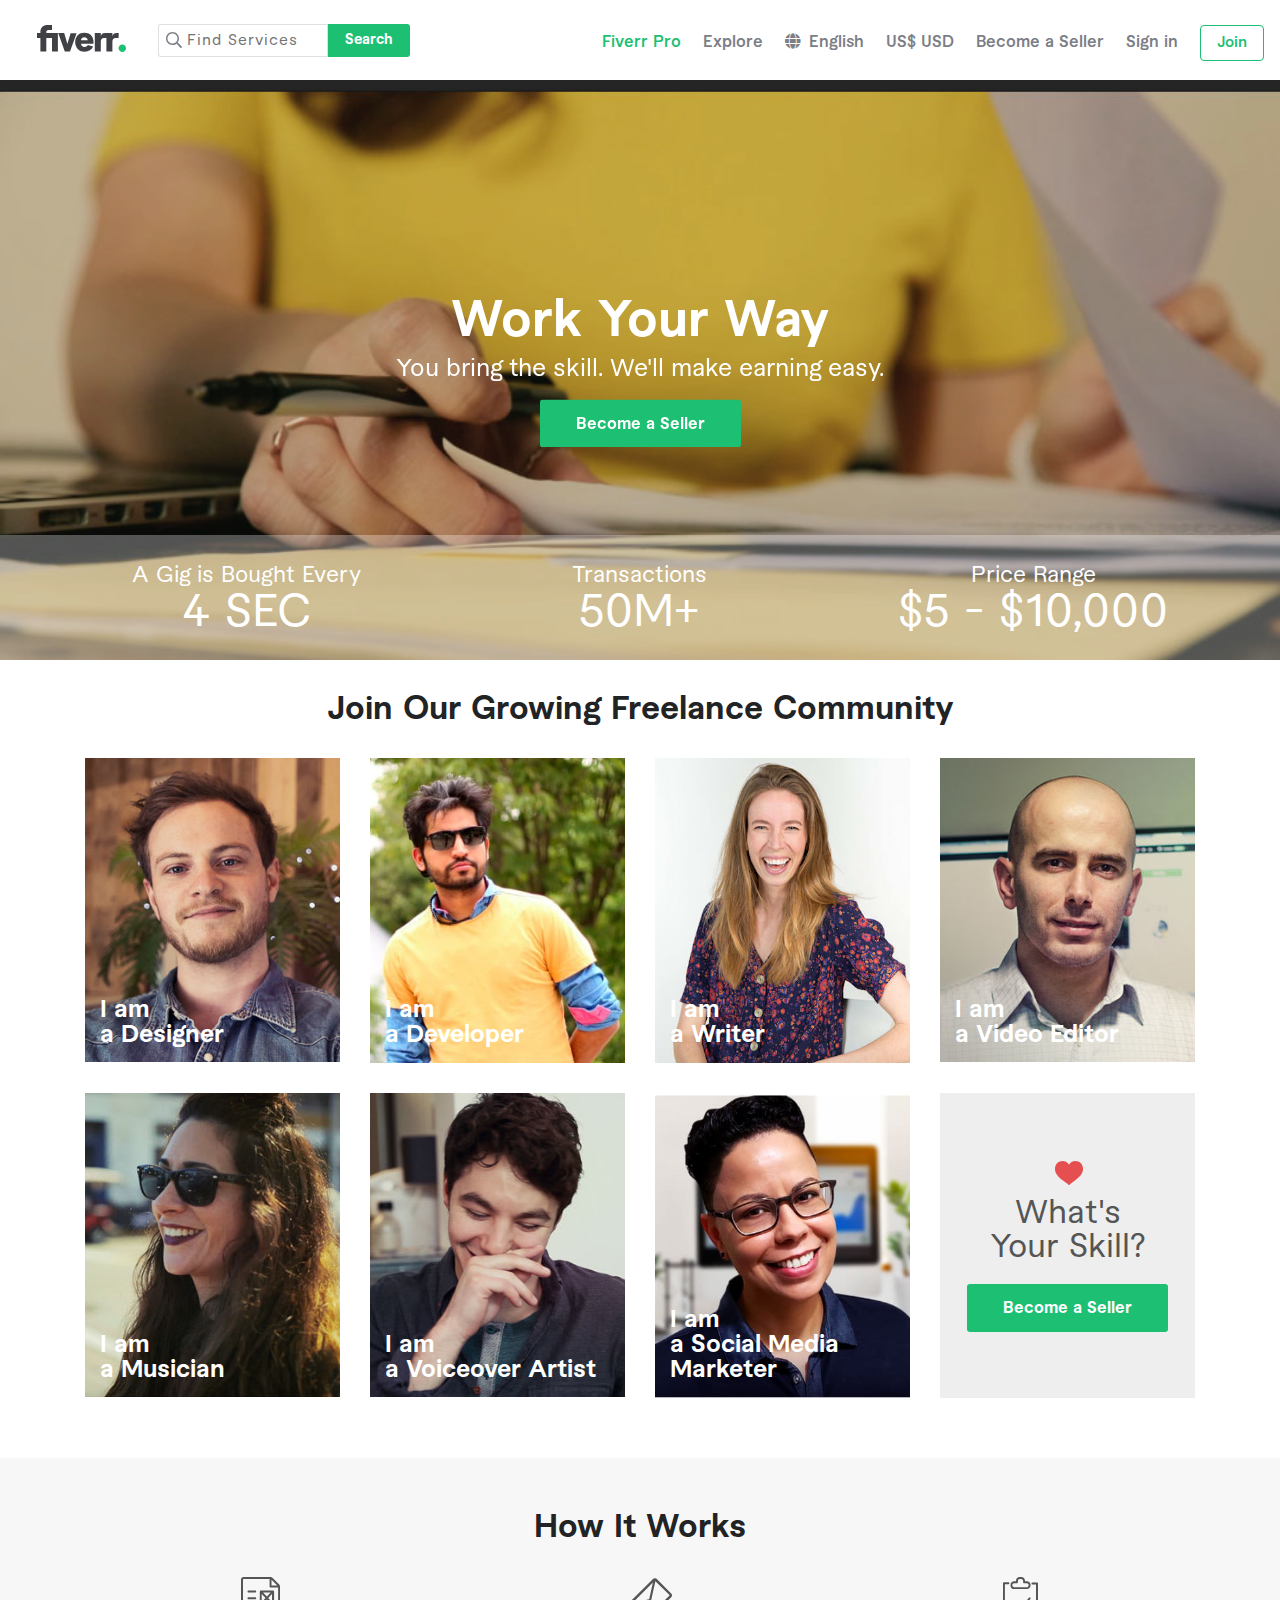
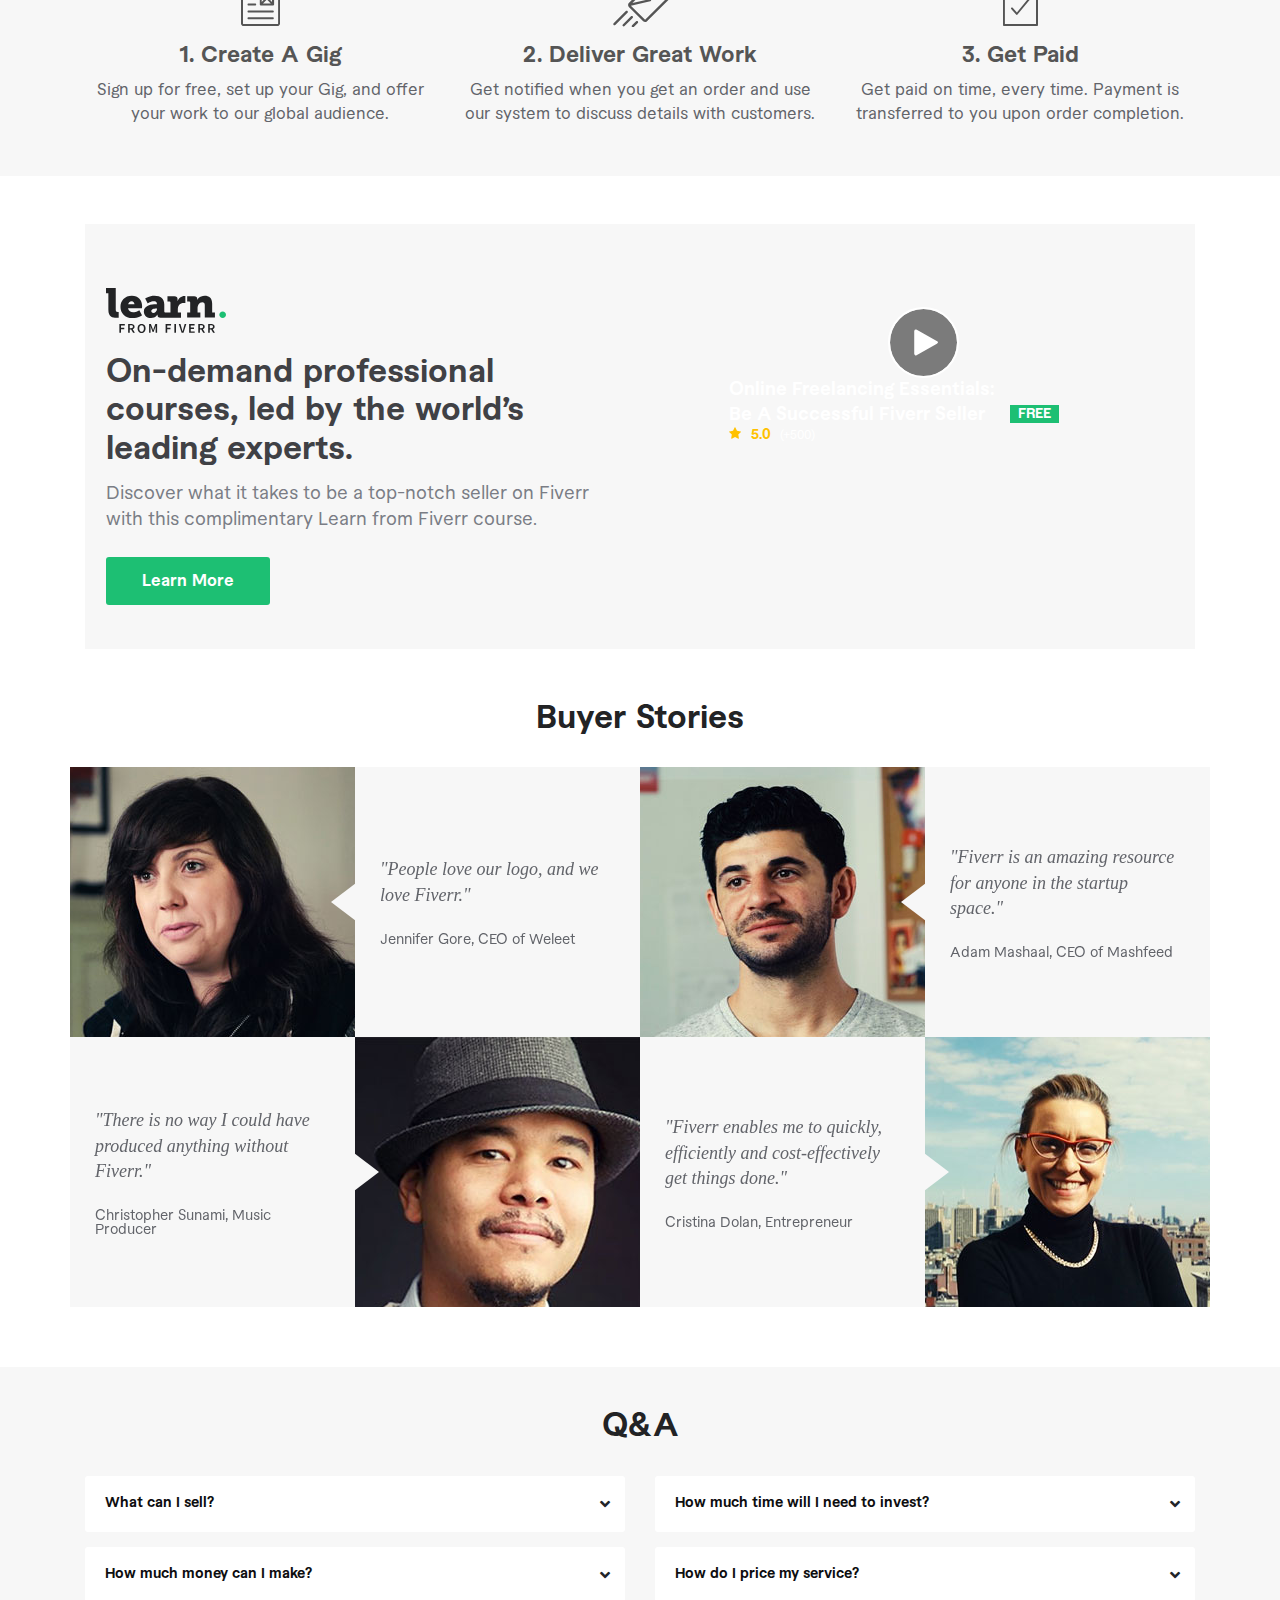
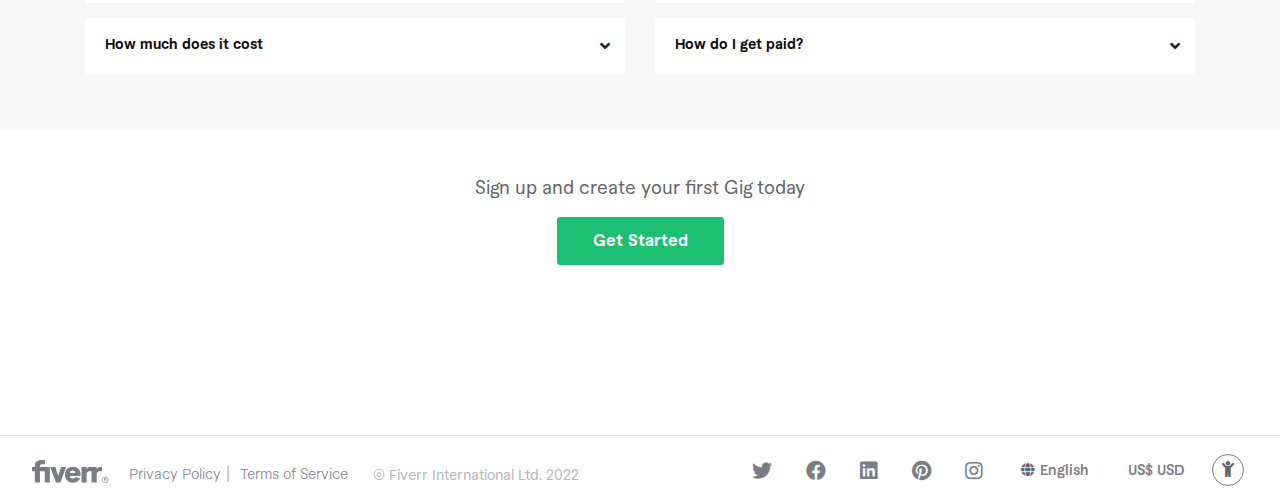
<file: start_selling.html>
<!DOCTYPE html>
<html lang="en">
  <head>
    <title>Fiverr - Freelance Services Marketplace for Businesses</title>
    <!-- Required meta tags -->
    <meta charset="utf-8" />
    <meta
      name="viewport"
      content="width=device-width, initial-scale=1, shrink-to-fit=no"
    />
    <!-- Favicon -->
    <link rel="shortcut icon" href="./images/favicon.ico" />

    <!-- Font Awesome 5  -->
    <link
      rel="stylesheet"
      href="https://cdnjs.cloudflare.com/ajax/libs/font-awesome/5.15.4/css/all.min.css"
    />

    <!-- Line Awesome  -->
    <link
      rel="stylesheet"
      href="https://maxst.icons8.com/vue-static/landings/line-awesome/line-awesome/1.3.0/css/line-awesome.min.css"
    />

    <!-- Animate  -->
    <link
      rel="stylesheet"
      href="https://cdnjs.cloudflare.com/ajax/libs/animate.css/4.1.1/animate.min.css"
    />

    <!-- Wow Js -->
    <link rel="stylesheet" href="./libs/WOW/css/libs/animate.css" />

    <!-- Slick  -->
    <link rel="stylesheet" href="./libs/Slick/slick.css" />
    <link rel="stylesheet" href="./libs/Slick/slick-theme.css" />

    <!-- Bootstrap CSS -->
    <link
      rel="stylesheet"
      href="https://stackpath.bootstrapcdn.com/bootstrap/4.3.1/css/bootstrap.min.css"
    />

    <!-- Custom CSS  -->
    <link rel="stylesheet" href="./css/style.css" />
  </head>

  <body>
    <div class="wrapper--selling">
      <div id="main-header">
        <header class="header__transparent" id="headerArea">
          <div class="header__container wrapper--index section--index">
            <div class="header__content d-flex align-items-center">
              <a
                onclick="toggleButton()"
                class="trigger-menu-icon"
                id="menu-toggle"
              >
                <span class="fas fa-bars"></span>
              </a>
              <a class="main-logo" href="#">
                <svg
                  width="89"
                  height="27"
                  viewBox="0 0 89 27"
                  fill="none"
                  xmlns="http://www.w3.org/2000/svg"
                  style=""
                >
                  <g fill="#404145" class="first-path">
                    <path
                      d="m81.6 13.1h-3.1c-2 0-3.1 1.5-3.1 4.1v9.3h-6v-13.4h-2.5c-2 0-3.1 1.5-3.1 4.1v9.3h-6v-18.4h6v2.8c1-2.2 2.3-2.8 4.3-2.8h7.3v2.8c1-2.2 2.3-2.8 4.3-2.8h2zm-25.2 5.6h-12.4c.3 2.1 1.6 3.2 3.7 3.2 1.6 0 2.7-.7 3.1-1.8l5.3 1.5c-1.3 3.2-4.5 5.1-8.4 5.1-6.5 0-9.5-5.1-9.5-9.5 0-4.3 2.6-9.4 9.1-9.4 6.9 0 9.2 5.2 9.2 9.1 0 .9 0 1.4-.1 1.8zm-5.7-3.5c-.1-1.6-1.3-3-3.3-3-1.9 0-3 .8-3.4 3zm-22.9 11.3h5.2l6.6-18.3h-6l-3.2 10.7-3.2-10.8h-6zm-24.4 0h5.9v-13.4h5.7v13.4h5.9v-18.4h-11.6v-1.1c0-1.2.9-2 2.2-2h3.5v-5h-4.4c-4.3 0-7.2 2.7-7.2 6.6v1.5h-3.4v5h3.4z"
                    ></path>
                  </g>
                  <g fill="#1dbf73">
                    <path
                      d="m85.3 27c2 0 3.7-1.7 3.7-3.7s-1.7-3.7-3.7-3.7-3.7 1.7-3.7 3.7 1.7 3.7 3.7 3.7z"
                    ></path>
                  </g>
                </svg>
              </a>
              <div id="header__search">
                <div class="header__search-box">
                  <form action="">
                    <div class="search-icon">
                      <svg
                        fill="#7a7d85"
                        width="16"
                        height="16"
                        viewBox="0 0 16 16"
                        xmlns="http://www.w3.org/2000/svg"
                      >
                        <path
                          d="M15.8906 14.6531L12.0969 10.8594C12.025 10.7875 11.9313 10.75 11.8313 10.75H11.4187C12.4031 9.60938 13 8.125 13 6.5C13 2.90937 10.0906 0 6.5 0C2.90937 0 0 2.90937 0 6.5C0 10.0906 2.90937 13 6.5 13C8.125 13 9.60938 12.4031 10.75 11.4187V11.8313C10.75 11.9313 10.7906 12.025 10.8594 12.0969L14.6531 15.8906C14.8 16.0375 15.0375 16.0375 15.1844 15.8906L15.8906 15.1844C16.0375 15.0375 16.0375 14.8 15.8906 14.6531ZM6.5 11.5C3.7375 11.5 1.5 9.2625 1.5 6.5C1.5 3.7375 3.7375 1.5 6.5 1.5C9.2625 1.5 11.5 3.7375 11.5 6.5C11.5 9.2625 9.2625 11.5 6.5 11.5Z"
                        ></path>
                      </svg>
                    </div>
                    <input
                      type="search"
                      autocomplete="off"
                      placeholder="Find Services"
                    />
                    <button class="btn btn--submit">Search</button>
                  </form>
                </div>
              </div>
              <nav class="navbar ml-auto">
                <ul class="navbar__list">
                  <li class="navbar__list-item">
                    <a class="item-link active" href="">Fiverr Pro</a>
                  </li>
                  <li class="navbar__list-item">
                    <a class="item-link" href="">Explore</a>
                  </li>
                  <li class="navbar__list-item">
                    <a class="item-link" href=""
                      ><i class="fas fa-globe"></i>English</a
                    >
                  </li>
                  <li class="navbar__list-item">
                    <a class="item-link" href="">US$ USD</a>
                  </li>
                  <li class="navbar__list-item">
                    <a class="item-link" href="/start_selling.html"
                      >Become a Seller</a
                    >
                  </li>
                  <li class="navbar__list-item">
                    <a class="item-link" href="">Sign in</a>
                  </li>
                  <li class="navbar__list-item">
                    <a class="item-link" id="join-Btn" href="">Join</a>
                  </li>
                </ul>
              </nav>
            </div>
          </div>
        </header>
      </div>
      <div class="sidebar" id="wrapper">
        <div class="sidebar__btn-area">
          <button class="btn btn--submit">Join Fiverr</button>
        </div>

        <nav class="nav__bar" role="navigation">
          <ul class="nav__list">
            <li>
              <a href="#">Sign in</a>
            </li>
            <li>
              <input id="group-1" type="checkbox" hidden />
              <label for="group-1"
                ><span class="fas fa-chevron-down"></span>Browse
                Categories</label
              >
              <ul class="group-list">
                <li>
                  <input id="sub-group-1" type="checkbox" hidden />
                  <label for="sub-group-1"
                    ><span class="fas fa-chevron-down"></span>Graphics &
                    Design</label
                  >
                  <ul class="sub-group-list">
                    <li><a href="#">2nd level nav item</a></li>
                    <li><a href="#">2nd level nav item</a></li>
                    <li><a href="#">2nd level nav item</a></li>
                    <li>
                      <input id="sub-sub-group-1" type="checkbox" hidden />
                      <label for="sub-sub-group-1"
                        ><span class="fas fa-chevron-down"></span> Third
                        level</label
                      >
                      <ul class="sub-sub-group-list">
                        <li><a href="#">3rd level nav item</a></li>
                        <li><a href="#">3rd level nav item</a></li>
                        <li><a href="#">3rd level nav item</a></li>
                      </ul>
                    </li>
                  </ul>
                </li>
                <li>
                  <input id="sub-group-2" type="checkbox" hidden />
                  <label for="sub-group-2"
                    ><span class="fas fa-chevron-down"></span>Digital
                    Marketing</label
                  >
                  <ul class="sub-group-list">
                    <li><a href="#">2nd level nav item</a></li>
                    <li><a href="#">2nd level nav item</a></li>
                    <li><a href="#">2nd level nav item</a></li>
                    <li>
                      <input id="sub-sub-group-2" type="checkbox" hidden />
                      <label for="sub-sub-group-2"
                        ><span class="fas fa-chevron-down"></span> Third
                        level</label
                      >
                      <ul class="sub-sub-group-list">
                        <li><a href="#">3rd level nav item</a></li>
                        <li><a href="#">3rd level nav item</a></li>
                        <li><a href="#">3rd level nav item</a></li>
                      </ul>
                    </li>
                  </ul>
                </li>
                <li>
                  <input id="sub-group-3" type="checkbox" hidden />
                  <label for="sub-group-3"
                    ><span class="fas fa-chevron-down"></span>Writing &
                    Translation</label
                  >
                  <ul class="sub-group-list">
                    <li><a href="#">2nd level nav item</a></li>
                    <li><a href="#">2nd level nav item</a></li>
                    <li><a href="#">2nd level nav item</a></li>
                    <li>
                      <input id="sub-sub-group-3" type="checkbox" hidden />
                      <label for="sub-sub-group-3"
                        ><span class="fas fa-chevron-down"></span> Third
                        level</label
                      >
                      <ul class="sub-sub-group-list">
                        <li><a href="#">3rd level nav item</a></li>
                        <li><a href="#">3rd level nav item</a></li>
                        <li><a href="#">3rd level nav item</a></li>
                      </ul>
                    </li>
                  </ul>
                </li>
                <li>
                  <input id="sub-group-4" type="checkbox" hidden />
                  <label for="sub-group-4"
                    ><span class="fas fa-chevron-down"></span>Video &
                    Animation</label
                  >
                  <ul class="sub-group-list">
                    <li><a href="#">2nd level nav item</a></li>
                    <li><a href="#">2nd level nav item</a></li>
                    <li><a href="#">2nd level nav item</a></li>
                    <li>
                      <input id="sub-sub-group-4" type="checkbox" hidden />
                      <label for="sub-sub-group-4"
                        ><span class="fas fa-chevron-down"></span> Third
                        level</label
                      >
                      <ul class="sub-sub-group-list">
                        <li><a href="#">3rd level nav item</a></li>
                        <li><a href="#">3rd level nav item</a></li>
                        <li><a href="#">3rd level nav item</a></li>
                      </ul>
                    </li>
                  </ul>
                </li>
                <li>
                  <input id="sub-group-5" type="checkbox" hidden />
                  <label for="sub-group-5"
                    ><span class="fas fa-chevron-down"></span>Music &
                    Audio</label
                  >
                  <ul class="sub-group-list">
                    <li><a href="#">2nd level nav item</a></li>
                    <li><a href="#">2nd level nav item</a></li>
                    <li><a href="#">2nd level nav item</a></li>
                    <li>
                      <input id="sub-sub-group-5" type="checkbox" hidden />
                      <label for="sub-sub-group-5"
                        ><span class="fas fa-chevron-down"></span> Third
                        level</label
                      >
                      <ul class="sub-sub-group-list">
                        <li><a href="#">3rd level nav item</a></li>
                        <li><a href="#">3rd level nav item</a></li>
                        <li><a href="#">3rd level nav item</a></li>
                      </ul>
                    </li>
                  </ul>
                </li>
                <li>
                  <input id="sub-group-6" type="checkbox" hidden />
                  <label for="sub-group-6"
                    ><span class="fas fa-chevron-down"></span>Programming &
                    Tech</label
                  >
                  <ul class="sub-group-list">
                    <li><a href="#">2nd level nav item</a></li>
                    <li><a href="#">2nd level nav item</a></li>
                    <li><a href="#">2nd level nav item</a></li>
                    <li>
                      <input id="sub-sub-group-6" type="checkbox" hidden />
                      <label for="sub-sub-group-6"
                        ><span class="fas fa-chevron-down"></span> Third
                        level</label
                      >
                      <ul class="sub-sub-group-list">
                        <li><a href="#">3rd level nav item</a></li>
                        <li><a href="#">3rd level nav item</a></li>
                        <li><a href="#">3rd level nav item</a></li>
                      </ul>
                    </li>
                  </ul>
                </li>
                <li>
                  <input id="sub-group-7" type="checkbox" hidden />
                  <label for="sub-group-7"
                    ><span class="fas fa-chevron-down"></span>Data</label
                  >
                  <ul class="sub-group-list">
                    <li><a href="#">2nd level nav item</a></li>
                    <li><a href="#">2nd level nav item</a></li>
                    <li><a href="#">2nd level nav item</a></li>
                    <li>
                      <input id="sub-sub-group-7" type="checkbox" hidden />
                      <label for="sub-sub-group-7"
                        ><span class="fas fa-chevron-down"></span> Third
                        level</label
                      >
                      <ul class="sub-sub-group-list">
                        <li><a href="#">3rd level nav item</a></li>
                        <li><a href="#">3rd level nav item</a></li>
                        <li><a href="#">3rd level nav item</a></li>
                      </ul>
                    </li>
                  </ul>
                </li>
                <li>
                  <input id="sub-group-8" type="checkbox" hidden />
                  <label for="sub-group-8"
                    ><span class="fas fa-chevron-down"></span>Business</label
                  >
                  <ul class="sub-group-list">
                    <li><a href="#">2nd level nav item</a></li>
                    <li><a href="#">2nd level nav item</a></li>
                    <li><a href="#">2nd level nav item</a></li>
                    <li>
                      <input id="sub-sub-group-8" type="checkbox" hidden />
                      <label for="sub-sub-group-8"
                        ><span class="fas fa-chevron-down"></span> Third
                        level</label
                      >
                      <ul class="sub-sub-group-list">
                        <li><a href="#">3rd level nav item</a></li>
                        <li><a href="#">3rd level nav item</a></li>
                        <li><a href="#">3rd level nav item</a></li>
                      </ul>
                    </li>
                  </ul>
                </li>
                <li>
                  <input id="sub-group-9" type="checkbox" hidden />
                  <label for="sub-group-9"
                    ><span class="fas fa-chevron-down"></span>Lifestyle</label
                  >
                  <ul class="sub-group-list">
                    <li><a href="#">2nd level nav item</a></li>
                    <li><a href="#">2nd level nav item</a></li>
                    <li><a href="#">2nd level nav item</a></li>
                    <li>
                      <input id="sub-sub-group-9" type="checkbox" hidden />
                      <label for="sub-sub-group-9"
                        ><span class="fas fa-chevron-down"></span> Third
                        level</label
                      >
                      <ul class="sub-sub-group-list">
                        <li><a href="#">3rd level nav item</a></li>
                        <li><a href="#">3rd level nav item</a></li>
                        <li><a href="#">3rd level nav item</a></li>
                      </ul>
                    </li>
                  </ul>
                </li>
              </ul>
            </li>
            <li>
              <input id="group-4" type="checkbox" hidden />
              <label for="group-4"
                ><span class="fas fa-chevron-down"></span>Explore</label
              >
              <ul class="group-list">
                <li><a href="#">Discover</a></li>
                <li><a href="#">Guides</a></li>
                <li><a href="#">Learn</a></li>
                <li><a href="#">Logo Maker</a></li>
                <li><a href="#">Community</a></li>
                <li><a href="#">Podcast</a></li>
                <li><a href="#">Blog</a></li>
              </ul>
            </li>
            <li>
              <a href="#" style="font-weight: 600; color: rgb(2, 194, 169)"
                >Fiverr Pro</a
              >
            </li>
            <li>
              <a href="#" style="font-weight: 600; color: rgb(29, 191, 115)"
                >Fiverr Business</a
              >
            </li>
            <li>
              <h6 class="title-submenu">General</h6>
            </li>
            <li><a href="#">Home</a></li>
            <li>
              <input id="group-2" type="checkbox" hidden />
              <label for="group-2"
                ><span class="fas fa-chevron-down"></span>English
                <i class="fa fa-globe"></i
              ></label>
              <ul class="group-list">
                <li><a href="#">English</a></li>
                <li><a href="#">Deutsch</a></li>
                <li><a href="#">Español</a></li>
                <li><a href="#">Français</a></li>
                <li><a href="#">Português</a></li>
                <li><a href="#">Italiano</a></li>
                <li><a href="#">Nederlands</a></li>
              </ul>
            </li>
            <li>
              <input id="group-3" type="checkbox" hidden />
              <label for="group-3"
                ><span class="fas fa-chevron-down"></span>US$ USD</label
              >
              <ul class="group-list">
                <li><a href="#">USD - US$</a></li>
                <li><a href="#">EUR - €</a></li>
                <li><a href="#">GBP - £</a></li>
                <li><a href="#">AUD - A$</a></li>
                <li><a href="#">CAD - CA$</a></li>
                <li><a href="#">ILS - ₪</a></li>
                <li><a href="#">BRL - R$</a></li>
                <li><a href="#">HKD - HK$</a></li>
                <li><a href="#">SEK - SEK</a></li>
                <li><a href="#">NZD - NZ$</a></li>
                <li><a href="#">SGD - SGD</a></li>
                <li><a href="#">CHF - CHF</a></li>
                <li><a href="#">ZAR - ZAR</a></li>
                <li><a href="#">CNY - CN¥</a></li>
                <li><a href="#">INR - ₹</a></li>
                <li><a href="#">MYR - MYR</a></li>
                <li><a href="#">MXN - MX$</a></li>
                <li><a href="#">PKR - PKR</a></li>
                <li><a href="#">PHP - ₱</a></li>
                <li><a href="#">TWD - NT$</a></li>
                <li><a href="#">THB - THB</a></li>
                <li><a href="#">TRY - TRY</a></li>
                <li><a href="#">AED - AED</a></li>
              </ul>
            </li>
          </ul>
        </nav>
      </div>
      <div class="sidebar__overlay" id="overlay"></div>
      <main>
        <!-- CAROUSEL -->
        <section class="carouselVideo">
          <img
            src="./images/selling/bg-mobile-first-hero-x2.jpg"
            alt=""
            class="carouselVideo__img"
          />
          <video
            src="https://sg.fiverrcdn.com/packages_lp/cover_video.mp4"
            poster="./images/selling/bg-first-hero.jpg"
            autoplay
            loop
            muted
            preload="auto"
          >
            <source
              src="https://sg.fiverrcdn.com/packages_lp/cover_video.mp4"
              type="video/mp4"
            />
            <source
              src="https://sg.fiverrcdn.com/packages_lp/cover_video.mp4"
              type="video/webm"
            />
            <source
              src="https://sg.fiverrcdn.com/packages_lp/cover_video.mp4"
              type="video/ogv"
            />
          </video>
          <div class="carouselVideo__caption">
            <h1
              class="wow animate__fadeIn"
              data-wow-duration="2s"
              data-wow-delay="0.4s"
            >
              Work Your Way
            </h1>
            <p
              class="wow animate__fadeIn"
              data-wow-duration="2s"
              data-wow-delay="0.4s"
            >
              You bring the skill. We'll make earning easy.
            </p>
            <a
              href="https://www.fiverr.com/join?ref=start_selling_lp&start_selling_ref=header"
              class="btn--standard wow animate__fadeIn"
              data-wow-duration="2s"
              data-wow-delay="0.8s"
              >Become a Seller</a
            >
          </div>
          <div class="carouselVideo__stats-lg">
            <div class="carouselVideo__box">
              <ul>
                <li>
                  A Gig is Bought Every
                  <br />
                  <strong>4 SEC</strong>
                </li>
                <li>
                  Transactions
                  <br />
                  <strong>50M+</strong>
                </li>
                <li>
                  Price Range
                  <br />
                  <strong>$5 - $10,000</strong>
                </li>
              </ul>
            </div>
          </div>
        </section>
        <div class="carouselVideo__stats-md">
          <div class="carouselVideo__box">
            <ul>
              <li>
                A Gig is Bought Every
                <br />
                <strong>4 SEC</strong>
              </li>
              <li>
                Transactions
                <br />
                <strong>50M+</strong>
              </li>
              <li>
                Price Range
                <br />
                <strong>$5 - $10,000</strong>
              </li>
            </ul>
          </div>
        </div>

        <!-- COMMUNITY -->
        <section class="community d-md-block d-none">
          <div class="container">
            <div class="title__selling">
              <h2>Join Our Growing Freelance Community</h2>
            </div>
            <div class="row">
              <div class="col-xl-3 col-lg-4 col-md-6 col-12 community__item">
                <div
                  class="community__thumbnail community__designer"
                  data-toggle="modal"
                  data-target=".modal__designer"
                >
                  <h6>
                    I am
                    <br />
                    a Designer
                  </h6>
                </div>
              </div>
              <div class="col-xl-3 col-lg-4 col-md-6 col-12 community__item">
                <div
                  class="community__thumbnail community__developer"
                  data-toggle="modal"
                  data-target=".modal__developer"
                >
                  <h6>
                    I am
                    <br />
                    a Developer
                  </h6>
                </div>
              </div>
              <div class="col-xl-3 col-lg-4 col-md-6 col-12 community__item">
                <div
                  class="community__thumbnail community__writer"
                  data-toggle="modal"
                  data-target=".modal__writer"
                >
                  <h6>
                    I am
                    <br />
                    a Writer
                  </h6>
                </div>
              </div>
              <div class="col-xl-3 col-lg-4 col-md-6 col-12 community__item">
                <div
                  class="community__thumbnail community__editor"
                  data-toggle="modal"
                  data-target=".modal__editor"
                >
                  <h6>
                    I am
                    <br />
                    a Video Editor
                  </h6>
                </div>
              </div>
              <div class="col-xl-3 col-lg-4 col-md-6 col-12 community__item">
                <div
                  class="community__thumbnail community__musician"
                  data-toggle="modal"
                  data-target=".modal__musician"
                >
                  <h6>
                    I am
                    <br />
                    a Musician
                  </h6>
                </div>
              </div>
              <div class="col-xl-3 col-lg-4 col-md-6 col-12 community__item">
                <div
                  class="community__thumbnail community__voiceover"
                  data-toggle="modal"
                  data-target=".modal__voiceover"
                >
                  <h6>
                    I am
                    <br />
                    a Voiceover Artist
                  </h6>
                </div>
              </div>
              <div class="col-xl-3 col-lg-4 col-md-6 col-12 community__item">
                <div
                  class="community__thumbnail community__social"
                  data-toggle="modal"
                  data-target=".modal__social"
                >
                  <h6>
                    I am
                    <br />
                    a Social Media Marketer
                  </h6>
                </div>
              </div>
              <div class="col-xl-3 col-lg-4 col-md-6 col-12 community__item">
                <div class="community__thumbnail community__you">
                  <div class="community__you-cover">
                    <h3>
                      What's
                      <br />
                      Your Skill?
                    </h3>
                    <a
                      href="https://www.fiverr.com/join?ref=start_selling_lp&start_selling_ref=community"
                      class="btn--standard"
                      >Become a Seller</a
                    >
                  </div>
                </div>
              </div>
            </div>
          </div>
        </section>

        <section class="community__mobile d-md-none d-block">
          <div class="community__overlay">
            <div class="community__overlay_close">
              <button type="button" class="close close__community_overlay">
                <span aria-hidden="true">&times;</span>
              </button>
            </div>
            <div class="community__overlay_content text-center">
              <div class="row community__overlay_data">
                <div class="col-6">
                  <p>4 Categories in Graphics & Design</p>
                </div>
                <div class="col-6">
                  <p>11,913 Buyers in 136 Countries</p>
                </div>
              </div>
              <a
                href="https://www.fiverr.com/join?ref=start_selling_lp&start_selling_ref=designer"
                class="btn--standard"
                >Start Selling</a
              >
            </div>
          </div>
          <div class="community__content">
            <div class="community__mobile_item">
              <div class="community__thumbnail community__designer">
                <h6>
                  I am
                  <br />
                  a Designer
                </h6>
                <button
                  class="btn--see-stats"
                  onclick="getDataOverlay('designer')"
                >
                  See statistics
                </button>
              </div>
            </div>
            <div class="community__mobile_item">
              <div class="community__thumbnail community__developer">
                <h6>
                  I am
                  <br />
                  a Developer
                </h6>
                <button
                  class="btn--see-stats"
                  onclick="getDataOverlay('developer')"
                >
                  See statistics
                </button>
              </div>
            </div>
            <div class="community__mobile_item">
              <div class="community__thumbnail community__writer">
                <h6>
                  I am
                  <br />
                  a Writer
                </h6>
                <button
                  class="btn--see-stats"
                  onclick="getDataOverlay('writer')"
                >
                  See statistics
                </button>
              </div>
            </div>
            <div class="community__mobile_item">
              <div class="community__thumbnail community__editor">
                <h6>
                  I am
                  <br />
                  a Video Editor
                </h6>
                <button
                  class="btn--see-stats"
                  onclick="getDataOverlay('editor')"
                >
                  See statistics
                </button>
              </div>
            </div>
            <div class="community__mobile_item">
              <div class="community__thumbnail community__musician">
                <h6>
                  I am
                  <br />
                  a Musician
                </h6>
                <button
                  class="btn--see-stats"
                  onclick="getDataOverlay('musician')"
                >
                  See statistics
                </button>
              </div>
            </div>
            <div class="community__mobile_item">
              <div class="community__thumbnail community__voiceover">
                <h6>
                  I am
                  <br />
                  a Voiceover Artist
                </h6>
                <button
                  class="btn--see-stats"
                  onclick="getDataOverlay('voiceover')"
                >
                  See statistics
                </button>
              </div>
            </div>
            <div class="community__mobile_item">
              <div class="community__thumbnail community__social">
                <h6>
                  I am
                  <br />
                  a Social Media Marketer
                </h6>
                <button
                  class="btn--see-stats"
                  onclick="getDataOverlay('social')"
                >
                  See statistics
                </button>
              </div>
            </div>
          </div>
        </section>

        <!-- WORK -->
        <section class="work">
          <div class="container text-center">
            <div class="title__selling">
              <h2>How It Works</h2>
            </div>
            <div class="row">
              <div class="col-12 col-md-4">
                <div class="work__item">
                  <h3 class="img__create_gig">1. Create A Gig</h3>
                  <p>
                    Sign up for free, set up your Gig, and offer your work to
                    our global audience.
                  </p>
                </div>
              </div>
              <div class="col-12 col-md-4">
                <div class="work__item">
                  <h3 class="img__deliver">2. Deliver Great Work</h3>
                  <p>
                    Get notified when you get an order and use our system to
                    discuss details with customers.
                  </p>
                </div>
              </div>
              <div class="col-12 col-md-4">
                <div class="work__item">
                  <h3>3. Get Paid</h3>
                  <p>
                    Get paid on time, every time. Payment is transferred to you
                    upon order completion.
                  </p>
                </div>
              </div>
            </div>
            <a
              href="https://www.fiverr.com/join?ref=start_selling_lp&start_selling_ref=how_it_works"
              class="btn--standard d-md-none"
              >Become a seller</a
            >
          </div>
        </section>

        <!-- EDUCATION -->
        <section class="education">
          <div class="container">
            <div class="education__cover">
              <div class="row">
                <div class="col-12 col-lg-6">
                  <div class="education__description">
                    <i class="learn-more-logo"></i>
                    <h2>
                      On-demand professional courses, led by the world’s leading
                      experts.
                    </h2>
                    <p>
                      Discover what it takes to be a top-notch seller on Fiverr
                      with this complimentary Learn from Fiverr course.
                    </p>
                    <a
                      href="https://learn.fiverr.com/pages/for-sellers"
                      class="btn--standard"
                      target="_blank"
                      >Learn More</a
                    >
                  </div>
                </div>
                <div class="col-12 col-lg-6">
                  <div class="education__video">
                    <div class="education__video_player_warpper">
                      <a
                        href=".modal__education"
                        data-toggle="modal"
                        class="education__video_popup"
                      >
                        <i class="btn-video-player"></i>
                        <video
                          src="https://fiverr-res.cloudinary.com/video/upload/q_auto/generic/landing/Chapter01_Introduction01.mp4"
                          preload="none"
                          width="100%"
                          height="100%"
                        ></video>
                      </a>
                      <div class="education__video_description">
                        <div class="education__video_title">
                          <h3>
                            Online Freelancing Essentials: Be A Successful
                            Fiverr Seller
                          </h3>
                          <span> free</span>
                        </div>
                        <div class="education__video_rating">
                          <span class="education__icon_star"></span>
                          <span class="education__rating_value">5.0</span>
                          <span class="education__rating_count">(+500)</span>
                        </div>
                      </div>
                    </div>
                  </div>
                </div>
              </div>
            </div>
          </div>
        </section>

        <!-- BUYER -->
        <section class="buyer">
          <div class="container">
            <div class="title__selling d-none d-md-block">
              <h2>Buyer stories</h2>
            </div>
            <div class="row">
              <div class="col-12 col-md-6">
                <div class="buyer__item buyer1">
                  <div class="buyer__quote">
                    <p>"People love our logo, and we love Fiverr."</p>
                    <span>Jennifer Gore, CEO of Weleet</span>
                  </div>
                </div>
              </div>
              <div class="col-12 col-md-6">
                <div class="buyer__item buyer2">
                  <div class="buyer__quote">
                    <p>
                      "Fiverr is an amazing resource for anyone in the startup
                      space."
                    </p>
                    <span>Adam Mashaal, CEO of Mashfeed</span>
                  </div>
                </div>
              </div>
              <div class="col-12 col-md-6">
                <div class="buyer__item buyer3">
                  <div class="buyer__quote">
                    <p>
                      "There is no way I could have produced anything without
                      Fiverr."
                    </p>
                    <span>Christopher Sunami, Music Producer</span>
                  </div>
                </div>
              </div>
              <div class="col-12 col-md-6">
                <div class="buyer__item buyer4">
                  <div class="buyer__quote">
                    <p>
                      "Fiverr enables me to quickly, efficiently and
                      cost-effectively get things done."
                    </p>
                    <span>Cristina Dolan, Entrepreneur</span>
                  </div>
                </div>
              </div>
            </div>
          </div>
        </section>

        <!-- Question and answer -->
        <section class="qanda">
          <div class="container">
            <div class="title__selling">
              <h2>Q&A</h2>
            </div>
            <div class="row">
              <div class="col-12 col-md-6">
                <div class="qanda__item">
                  <div class="qanda__header">
                    <h4>What can I sell?</h4>
                    <i class="fas fa-angle-down"></i>
                  </div>
                  <div class="qanda__content">
                    Be creative! You can offer any service you wish as long as
                    it's legal and complies with our terms. There are over 200
                    categories you can browse to get ideas.
                  </div>
                </div>
                <div class="qanda__item">
                  <div class="qanda__header">
                    <h4>How much money can I make?</h4>
                    <i class="fas fa-angle-down"></i>
                  </div>
                  <div class="qanda__content">
                    It's totally up to you. You can work as much as you want.
                    Many sellers work on Fiverr full time and some keep their
                    9-5 job while using Fiverr to make extra money.
                  </div>
                </div>
                <div class="qanda__item">
                  <div class="qanda__header">
                    <h4>How much does it cost</h4>
                    <i class="fas fa-angle-down"></i>
                  </div>
                  <div class="qanda__content">
                    It's free to join Fiverr. There is no subscription required
                    or fees to list your services. You keep 80% of each
                    transaction.
                  </div>
                </div>
              </div>
              <div class="col-12 col-md-6">
                <div class="qanda__item">
                  <div class="qanda__header">
                    <h4>How much time will I need to invest?</h4>
                    <i class="fas fa-angle-down"></i>
                  </div>
                  <div class="qanda__content">
                    It's very flexible. You need to put in some time and effort
                    in the beginning to learn the marketplace and then you can
                    decide for yourself what amount of work you want to do.
                  </div>
                </div>
                <div class="qanda__item">
                  <div class="qanda__header">
                    <h4>How do I price my service?</h4>
                    <i class="fas fa-angle-down"></i>
                  </div>
                  <div class="qanda__content">
                    With Gig Packages, you set your pricing anywhere from $5 -
                    $995 and offer three versions of your service at three
                    different prices.
                  </div>
                </div>
                <div class="qanda__item">
                  <div class="qanda__header">
                    <h4>How do I get paid?</h4>
                    <i class="fas fa-angle-down"></i>
                  </div>
                  <div class="qanda__content">
                    Once you complete a buyer's order, the money is transferred
                    to your account. No need to chase clients for payments and
                    wait 60 or 90 days for a check.
                  </div>
                </div>
              </div>
            </div>
          </div>
        </section>

        <!-- SIGN UP -->
        <section class="signup text-center">
          <div class="container">
            <p>Sign up and create your first Gig today</p>
            <a
              href="https://www.fiverr.com/join?ref=start_selling_lp&start_selling_ref=footer"
              class="btn--standard"
              >Get Started</a
            >
          </div>
        </section>
      </main>

      <footer>
        <div class="copyright">
          <div
            class="copyright__inner wrapper--index section--index d-flex align-items-center justify-content-between"
          >
            <div class="left d-flex align-items-center">
              <span class="fiverr-logo-footer"
                ><svg
                  width="77"
                  height="23"
                  viewBox="0 0 91 27"
                  fill="none"
                  xmlns="http://www.w3.org/2000/svg"
                >
                  <g fill="#7A7D85">
                    <path
                      d="m82.9 13.1h-3.2c-2.1 0-3.2 1.5-3.2 4.1v9.3h-6.1v-13.4h-2.6c-2.1 0-3.2 1.5-3.2 4.1v9.3h-6.1v-18.4h6.1v2.8c1-2.2 2.4-2.8 4.4-2.8h7.4v2.8c1-2.2 2.4-2.8 4.4-2.8h2v5zm-25.6 5.6h-12.6c.3 2.1 1.6 3.2 3.8 3.2 1.6 0 2.8-.7 3.1-1.8l5.4 1.5c-1.3 3.2-4.6 5.1-8.5 5.1-6.6 0-9.6-5.1-9.6-9.5 0-4.3 2.6-9.4 9.2-9.4 7 0 9.3 5.2 9.3 9.1 0 .9 0 1.4-.1 1.8zm-5.9-3.5c-.1-1.6-1.3-3-3.3-3-1.9 0-3.1.8-3.4 3zm-23.1 11.3h5.3l6.7-18.3h-6.1l-3.2 10.7-3.4-10.8h-6.1zm-24.9 0h6v-13.4h5.7v13.4h6v-18.4h-11.6v-1.1c0-1.2.9-2 2.3-2h3.5v-5h-4.4c-4.5 0-7.5 2.7-7.5 6.6v1.5h-3.4v5h3.4z"
                    ></path>
                  </g>
                  <g fill="#7A7D85">
                    <path
                      d="m90.4 23.3c0 2.1-1.6 3.7-3.8 3.7s-3.8-1.6-3.8-3.7 1.6-3.7 3.8-3.7c2.2-.1 3.8 1.5 3.8 3.7zm-.7 0c0-1.8-1.3-3.1-3.1-3.1s-3.1 1.3-3.1 3.1 1.3 3.1 3.1 3.1 3.1-1.4 3.1-3.1zm-1.7.8.1.9h-.7l-.1-.9c0-.3-.2-.5-.5-.5h-.8v1.4h-.7v-3.5h1.4c.7 0 1.2.4 1.2 1.1 0 .4-.2.6-.5.8.4.1.5.3.6.7zm-1.9-1h.7c.4 0 .5-.3.5-.5 0-.3-.2-.5-.5-.5h-.7z"
                    ></path>
                  </g>
                </svg>
              </span>
              <span class="privacy">
                <a href="" class="privacy-policy">Privacy Policy</a
                >&nbsp;|&nbsp;
                <a href="" class="terms-of-service">Terms of Service</a>
              </span>
              <p class="copyright-text">© Fiverr International Ltd. 2022</p>
            </div>
            <div class="right d-flex">
              <ul class="social-media d-flex align-items-center">
                <li>
                  <a href=""><i class="fab fa-twitter"></i></a>
                </li>
                <li>
                  <a href=""><i class="fab fa-facebook"></i></a>
                </li>
                <li>
                  <a href=""><i class="fab fa-linkedin"></i></a>
                </li>
                <li>
                  <a href=""><i class="fab fa-pinterest"></i></a>
                </li>
                <li>
                  <a href=""><i class="fab fa-instagram"></i></a>
                </li>
              </ul>
              <div class="fiverr__btn--support px-1">
                <a href="#" class="btn--support"
                  ><i class="fas fa-globe"></i>English</a
                >
                <a href="#" class="btn--support">US$ USD</a>
                <a href="#" class="btn--support-other"
                  ><i class="fas fa-child"></i
                ></a>
              </div>
            </div>
          </div>
        </div>
      </footer>
    </div>

    <!-- Community Modal -->
    <div
      class="modal fade modal__designer"
      tabindex="-1"
      role="dialog"
      aria-labelledby="myLargeModalLabel"
      aria-hidden="true"
    >
      <div class="modal-dialog modal-xl">
        <div class="modal-content">
          <div class="row">
            <div class="col-8">
              <div class="modal__thumbnail modal__thumbnail_designer">
                <div class="modal__quote">
                  <p>
                    "Fiverr has allowed me to make connections to a wide variety
                    of markets all over the globe. Fiverr has been by my side as
                    what's felt like a guaranteed source of income through my
                    entire graphic design career."
                  </p>
                  <span class="separator"></span>
                  <div class="modal__quote_author">
                    <strong>Tom N.</strong>
                    Guernsey, United Kingdom
                  </div>
                </div>
              </div>
            </div>
            <div class="col-4">
              <div class="modal__text">
                <div class="modal__close">
                  <button
                    type="button"
                    class="close"
                    data-dismiss="modal"
                    aria-label="Close"
                  >
                    <span aria-hidden="true">&times;</span>
                  </button>
                </div>
                <h1></h1>

                <h2>Joined Fiverr In 2011</h2>
                <ul>
                  <li class="subcats_icon">
                    4 Categories in Graphics & Design
                  </li>
                  <li class="contries_icon">11,913 Buyers in 136 Countries</li>
                </ul>
                <a
                  href="https://www.fiverr.com/join?ref=start_selling_lp&start_selling_ref=designer"
                  class="btn--standard"
                  >Start selling</a
                >
              </div>
            </div>
          </div>
        </div>
      </div>
    </div>

    <div
      class="modal fade modal__developer"
      tabindex="-1"
      role="dialog"
      aria-labelledby="myLargeModalLabel"
      aria-hidden="true"
    >
      <div class="modal-dialog modal-xl">
        <div class="modal-content">
          <div class="row">
            <div class="col-8">
              <div class="modal__thumbnail modal__thumbnail_developer">
                <div class="modal__quote">
                  <p>
                    "Fiverr has changed my life in ways i could only dream of.
                    I’m extremely satisfied working on this platform while
                    supporting my family and exploring the world with new
                    opportunities"
                  </p>
                  <span class="separator"></span>
                  <div class="modal__quote_author">
                    <strong>Aaliyaan I.</strong>
                    London, United Kingdom
                  </div>
                </div>
              </div>
            </div>
            <div class="col-4">
              <div class="modal__text">
                <div class="modal__close">
                  <button
                    type="button"
                    class="close"
                    data-dismiss="modal"
                    aria-label="Close"
                  >
                    <span aria-hidden="true">&times;</span>
                  </button>
                </div>
                <h1></h1>

                <h2>Fiverr Seller Since 2010</h2>
                <ul>
                  <li class="subcats_icon">
                    1 Categories in Programming & Tech
                  </li>
                  <li class="subcats_icon">
                    2 Categories in Digital marketing
                  </li>
                  <li class="contries_icon">22,305 Buyers in 156 Countries</li>
                </ul>
                <a
                  href="https://www.fiverr.com/join?ref=start_selling_lp&start_selling_ref=designer"
                  class="btn--standard"
                  >Start selling</a
                >
              </div>
            </div>
          </div>
        </div>
      </div>
    </div>

    <div
      class="modal fade modal__writer"
      tabindex="-1"
      role="dialog"
      aria-labelledby="myLargeModalLabel"
      aria-hidden="true"
    >
      <div class="modal-dialog modal-xl">
        <div class="modal-content">
          <div class="row">
            <div class="col-8">
              <div class="modal__thumbnail modal__thumbnail_writer">
                <div class="modal__quote">
                  <p>
                    "Through Fiverr Pro, I have been able to help people tell
                    their stories and get their messages out into the world.
                    Without Fiverr, I never would have been able to make my
                    passion into my living!"
                  </p>
                  <span class="separator"></span>
                  <div class="modal__quote_author">
                    <strong>Laura T.</strong>
                    Salida, CO
                  </div>
                </div>
              </div>
            </div>
            <div class="col-4">
              <div class="modal__text">
                <div class="modal__close">
                  <button
                    type="button"
                    class="close"
                    data-dismiss="modal"
                    aria-label="Close"
                  >
                    <span aria-hidden="true">&times;</span>
                  </button>
                </div>
                <h1></h1>

                <h2>Fiverr Seller Since 2017</h2>
                <ul>
                  <li class="subcats_icon">
                    2 Categories in Writing & Translation
                  </li>
                  <li class="contries_icon">46 Buyers in 13 Countries</li>
                </ul>
                <a
                  href="https://www.fiverr.com/join?ref=start_selling_lp&start_selling_ref=designer"
                  class="btn--standard"
                  >Start selling</a
                >
              </div>
            </div>
          </div>
        </div>
      </div>
    </div>

    <div
      class="modal fade modal__editor"
      tabindex="-1"
      role="dialog"
      aria-labelledby="myLargeModalLabel"
      aria-hidden="true"
    >
      <div class="modal-dialog modal-xl">
        <div class="modal-content">
          <div class="row">
            <div class="col-8">
              <div class="modal__thumbnail modal__thumbnail_editor">
                <div class="modal__quote">
                  <p>
                    "Fiverr gave me the opportunity to connect with clients from
                    all over the world; famous musicians, amazing speakers and
                    business owners. I would not be where I am today without
                    Fiverr!"
                  </p>
                  <span class="separator"></span>
                  <div class="modal__quote_author">
                    <strong>Chris K.</strong>
                    Bourgas, Bulgaria
                  </div>
                </div>
              </div>
            </div>
            <div class="col-4">
              <div class="modal__text">
                <div class="modal__close">
                  <button
                    type="button"
                    class="close"
                    data-dismiss="modal"
                    aria-label="Close"
                  >
                    <span aria-hidden="true">&times;</span>
                  </button>
                </div>
                <h1></h1>

                <h2>Joined Fiverr In 2012</h2>
                <ul>
                  <li class="subcats_icon">
                    1 Categories in Video & Animation
                  </li>
                  <li class="contries_icon">6,917 Buyers in 101 Countries</li>
                </ul>
                <a
                  href="https://www.fiverr.com/join?ref=start_selling_lp&start_selling_ref=designer"
                  class="btn--standard"
                  >Start selling</a
                >
              </div>
            </div>
          </div>
        </div>
      </div>
    </div>

    <div
      class="modal fade modal__musician"
      tabindex="-1"
      role="dialog"
      aria-labelledby="myLargeModalLabel"
      aria-hidden="true"
    >
      <div class="modal-dialog modal-xl">
        <div class="modal-content">
          <div class="row">
            <div class="col-8">
              <div class="modal__thumbnail modal__thumbnail_musician">
                <div class="modal__quote">
                  <p>
                    "Being a part of the Fiverr community has helped me work
                    with clients from all over the world and at the comfort of
                    my own home studio."
                  </p>
                  <span class="separator"></span>
                  <div class="modal__quote_author">
                    <strong>Lola R.</strong>
                    Los Angeles, CA
                  </div>
                </div>
              </div>
            </div>
            <div class="col-4">
              <div class="modal__text">
                <div class="modal__close">
                  <button
                    type="button"
                    class="close"
                    data-dismiss="modal"
                    aria-label="Close"
                  >
                    <span aria-hidden="true">&times;</span>
                  </button>
                </div>
                <h1></h1>

                <h2>Joined Fiverr In 2013</h2>
                <ul>
                  <li class="subcats_icon">2 Categories in Music & Audio</li>
                  <li class="contries_icon">978 Buyers in 66 Countries</li>
                </ul>
                <a
                  href="https://www.fiverr.com/join?ref=start_selling_lp&start_selling_ref=designer"
                  class="btn--standard"
                  >Start selling</a
                >
              </div>
            </div>
          </div>
        </div>
      </div>
    </div>

    <div
      class="modal fade modal__voiceover"
      tabindex="-1"
      role="dialog"
      aria-labelledby="myLargeModalLabel"
      aria-hidden="true"
    >
      <div class="modal-dialog modal-xl">
        <div class="modal-content">
          <div class="row">
            <div class="col-8">
              <div class="modal__thumbnail modal__thumbnail_voiceover">
                <div class="modal__quote">
                  <p>
                    "The clients [from Fiverr] range from huge companies to
                    mom-and-pop shops all over the world"
                  </p>
                  <span class="separator"></span>
                  <div class="modal__quote_author">
                    <strong>Paul S.</strong>
                    New York, NY
                  </div>
                </div>
              </div>
            </div>
            <div class="col-4">
              <div class="modal__text">
                <div class="modal__close">
                  <button
                    type="button"
                    class="close"
                    data-dismiss="modal"
                    aria-label="Close"
                  >
                    <span aria-hidden="true">&times;</span>
                  </button>
                </div>
                <h1></h1>

                <h2>Joined Fiverr In 2013</h2>
                <ul>
                  <li class="subcats_icon">1 Categories in Music & Audio</li>
                  <li class="contries_icon">5,845 Buyers in 119 Countries</li>
                </ul>
                <a
                  href="https://www.fiverr.com/join?ref=start_selling_lp&start_selling_ref=designer"
                  class="btn--standard"
                  >Start selling</a
                >
              </div>
            </div>
          </div>
        </div>
      </div>
    </div>

    <div
      class="modal fade modal__social"
      tabindex="-1"
      role="dialog"
      aria-labelledby="myLargeModalLabel"
      aria-hidden="true"
    >
      <div class="modal-dialog modal-xl">
        <div class="modal-content">
          <div class="row">
            <div class="col-8">
              <div class="modal__thumbnail modal__thumbnail_social">
                <div class="modal__quote">
                  <p>
                    "Five years ago, I was working a dreadful 9 to 5 with no
                    health benefits. Today, I’m a Top Rated Seller. Thanks to
                    Fiverr my side hustle turned full time and I was able to buy
                    my own health benefits."
                  </p>
                  <span class="separator"></span>
                  <div class="modal__quote_author">
                    <strong>Jennifer, S.</strong>
                    Melbourne, FL
                  </div>
                </div>
              </div>
            </div>
            <div class="col-4">
              <div class="modal__text">
                <div class="modal__close">
                  <button
                    type="button"
                    class="close"
                    data-dismiss="modal"
                    aria-label="Close"
                  >
                    <span aria-hidden="true">&times;</span>
                  </button>
                </div>
                <h1></h1>

                <h2>Fiverr Seller Since 2012</h2>
                <ul>
                  <li class="subcats_icon">
                    3 Categories in Digital marketing
                  </li>
                  <li class="subcats_icon">
                    2 Categories in Graphics & Design
                  </li>
                  <li class="contries_icon">3,159 Buyers in 92 Countries</li>
                </ul>
                <a
                  href="https://www.fiverr.com/join?ref=start_selling_lp&start_selling_ref=designer"
                  class="btn--standard"
                  >Start selling</a
                >
              </div>
            </div>
          </div>
        </div>
      </div>
    </div>

    <!-- Education Modal -->
    <div
      class="modal fade modal__education"
      tabindex="-1"
      role="dialog"
      aria-labelledby="myLargeModalLabel"
      aria-hidden="true"
    >
      <div class="modal-dialog modal-xl">
        <div class="modal-content">
          <div class="modal__education_close">
            <button
              type="button"
              class="close"
              data-dismiss="modal"
              aria-label="Close"
            >
              <span aria-hidden="true">&times;</span>
            </button>
          </div>
          <video
            class="animate__animated animate__fadeIn modal__education_video"
            preload="auto"
            width="100%"
            height="100%"
            controls="true"
            src="https://fiverr-res.cloudinary.com/video/upload/q_auto/generic/landing/Chapter01_Introduction01.mp4"
          ></video>
        </div>
      </div>
    </div>

    <!-- Optional JavaScript -->
    <!-- jQuery first, then Popper.js, then Bootstrap JS -->
    <script
      src="https://cdnjs.cloudflare.com/ajax/libs/jquery/3.6.0/jquery.min.js"
      integrity="sha512-894YE6QWD5I59HgZOGReFYm4dnWc1Qt5NtvYSaNcOP+u1T9qYdvdihz0PPSiiqn/+/3e7Jo4EaG7TubfWGUrMQ=="
      crossorigin="anonymous"
      referrerpolicy="no-referrer"
    ></script>
    <script
      src="https://cdnjs.cloudflare.com/ajax/libs/popper.js/1.14.7/umd/popper.min.js"
      integrity="sha384-UO2eT0CpHqdSJQ6hJty5KVphtPhzWj9WO1clHTMGa3JDZwrnQq4sF86dIHNDz0W1"
      crossorigin="anonymous"
    ></script>
    <script
      src="https://stackpath.bootstrapcdn.com/bootstrap/4.3.1/js/bootstrap.min.js"
      integrity="sha384-JjSmVgyd0p3pXB1rRibZUAYoIIy6OrQ6VrjIEaFf/nJGzIxFDsf4x0xIM+B07jRM"
      crossorigin="anonymous"
    ></script>

    <!-- Wow Js -->
    <script src="./libs/WOW/dist/wow.min.js"></script>
    <script>
      new WOW().init();
    </script>

    <!-- Slick  -->
    <script src="./libs/Slick/slick.min.js"></script>
    <script>
      $(".community__content").slick({
        dots: true,
        arrows: false,
        autoplay: true,
        infinite: true,
        speed: 500,
      });
    </script>

    <!-- Custom JS -->
    <script src="./libs/selling.js"></script>
  </body>
</html>
</file>
<file: css/style.css>
@import url(http://fonts.cdnfonts.com/css/helvetica-neue-9);
html,
body,
div,
span,
applet,
object,
iframe,
h1,
h2,
h3,
h4,
h5,
h6,
p,
blockquote,
pre,
a,
abbr,
acronym,
address,
big,
cite,
code,
del,
dfn,
em,
img,
ins,
kbd,
q,
s,
samp,
small,
strike,
strong,
sub,
sup,
tt,
var,
b,
u,
i,
center,
dl,
dt,
dd,
ol,
ul,
li,
fieldset,
form,
label,
legend,
table,
caption,
tbody,
tfoot,
thead,
tr,
th,
td,
article,
aside,
canvas,
details,
embed,
figure,
figcaption,
footer,
header,
hgroup,
menu,
nav,
output,
ruby,
section,
summary,
time,
mark,
audio,
video {
  margin: 0;
  padding: 0;
  border: 0;
  font-size: 100%;
  font: inherit;
  vertical-align: baseline;
}

/* HTML5 display-role reset for older browsers */
article,
aside,
details,
figcaption,
figure,
footer,
header,
hgroup,
menu,
nav,
section {
  display: block;
}

body {
  line-height: 1;
  margin: 0;
  height: 100%;
}

ol,
ul {
  list-style: none;
}

blockquote,
q {
  quotes: none;
}

blockquote:before,
blockquote:after,
q:before,
q:after {
  content: "";
  content: none;
}

table {
  border-collapse: collapse;
  border-spacing: 0;
}

a {
  text-decoration: none;
}

a:hover {
  text-decoration: none;
}

a:hover {
  text-decoration: none;
}

@font-face {
  font-family: "Macan";
  src: url("../../fonts/macan-light.9b72a31.woff2") format("woff2");
  font-weight: 300;
}

@font-face {
  font-family: "Macan";
  src: url("../../fonts/macan-regular.3d263b5.woff2") format("woff2");
  font-weight: 400;
}

@font-face {
  font-family: "Macan";
  src: url("../../fonts/macan-semibold.d147812.woff2") format("woff2");
  font-weight: 600;
}

@font-face {
  font-family: "Macan";
  src: url("../../fonts/macan-bold.502483a.woff2") format("woff2");
  font-weight: 700;
}

@font-face {
  font-family: "DomaineDisplay";
  src: url(https://npm-assets.fiverrcdn.com/assets/uploads/domaine-display-web-medium-italic.eot);
  src: local("DomaineDisplay-MediumItalic"), url(https://npm-assets.fiverrcdn.com/assets/uploads/domaine-display-web-medium-italic.eot?#iefix) format("embedded-opentype"), url(https://npm-assets.fiverrcdn.com/assets/uploads/domaine-display-web-medium-italic.woff2) format("woff2"), url(https://npm-assets.fiverrcdn.com/assets/uploads/domaine-display-web-medium-italic.woff) format("woff");
  font-weight: 500;
  font-style: italic;
  font-display: swap;
}

@font-face {
  font-family: "DomaineDisplay";
  src: url(https://npm-assets.fiverrcdn.com/assets/uploads/domaine-display-web-bold.eot);
  src: local("DomaineDisplay-Bold"), url(https://npm-assets.fiverrcdn.com/assets/uploads/domaine-display-web-bold.eot?#iefix) format("embedded-opentype"), url(https://npm-assets.fiverrcdn.com/assets/uploads/domaine-display-web-bold.woff2) format("woff2"), url(https://npm-assets.fiverrcdn.com/assets/uploads/domaine-display-web-bold.woff) format("woff");
  font-weight: 700;
  font-style: normal;
  font-display: swap;
}

html {
  font-size: 16px;
  font-family: "Macan", "Helvetica Neue", Arial, Helvetica, sans-serif;
  overflow-x: hidden;
}

h1,
h2,
h3,
h4,
h5,
h6 {
  font-weight: 700;
  color: #404145;
}

.wrapper--index {
  width: 100%;
  padding: 0 15px;
  margin-top: 90px;
}

.section--index {
  max-width: 1400px;
  margin: 0 auto;
}

.max-width--index {
  width: 100%;
  padding: 24px;
  margin: 0;
  -webkit-box-sizing: border-box;
          box-sizing: border-box;
}

.wrapper--selling {
  max-width: 1920px;
  margin: 0px auto;
}

.btn {
  border: 1px solid transparent;
  cursor: pointer;
  outline: none;
}

.btn:hover {
  background-color: #19a463;
  color: white;
}

.btn--submit {
  background-color: #1dbf73;
  color: white;
  border-radius: 4px;
  height: 2.5rem;
  margin: 0;
  font-weight: 600;
  padding: 0 20px;
}

.slick-arrow {
  background-color: white;
  position: absolute;
  z-index: 10;
  top: 50%;
  -webkit-transform: translateY(-50%);
          transform: translateY(-50%);
  width: 3rem;
  height: 3rem;
  margin: 0;
  text-align: center;
  -webkit-box-shadow: 0 2px 5px 0 rgba(0, 0, 0, 0.15);
          box-shadow: 0 2px 5px 0 rgba(0, 0, 0, 0.15);
  border: 0;
  border-radius: 50%;
  font-size: 16px;
  line-height: 100%;
}

.slick-arrow:hover, .slick-arrow:focus {
  outline: none;
  background: white;
}

.slick-prev {
  left: -10px;
}

.slick-prev::before {
  content: "\f053";
  display: inline-block;
  font-family: "Font Awesome 5 Free";
  font-weight: 900;
  color: black;
  width: 16px;
  height: 16px;
  line-height: 16px;
  margin-top: 17px;
}

.slick-next {
  right: -10px;
}

.slick-next::before {
  content: "\f054";
  display: inline-block;
  font-family: "Font Awesome 5 Free";
  font-weight: 900;
  color: black;
  width: 16px;
  height: 16px;
  line-height: 16px;
  margin-top: 17px;
}

.btn--standard {
  color: #fff;
  background-color: #1dbf73;
  font-size: 1rem;
  line-height: 16px;
  font-weight: 700;
  border: 1px solid transparent;
  padding: 15px 35px;
  margin: 0;
  display: inline-block;
  border-radius: 3px;
  -webkit-box-sizing: border-box;
          box-sizing: border-box;
  -webkit-transition: all 0.2s;
  transition: all 0.2s;
}

.btn--standard:hover {
  color: #fff;
  background-color: #3fca89;
}

@media only screen and (max-width: 900px) {
  .section--index {
    margin-top: 60px;
  }
}

@media only screen and (max-width: 576px) {
  .section--index {
    margin-top: 40px;
  }
}

@media only screen and (max-width: 480px) {
  .section--index {
    margin-top: 30px;
  }
}

.section-title {
  font-size: 2rem;
  font-weight: 700;
  line-height: 120%;
  margin-left: 15px;
  color: #404145;
}

@media only screen and (max-width: 576px) {
  .section-title {
    font-size: 28px;
    line-height: 130%;
  }
}

.slider__container {
  padding: 15px;
}

.banner-title {
  color: white;
  margin-left: 0;
  padding: 14px 0;
}

.domaine-font {
  font-family: DomaineDisplay;
  font-style: italic;
  font-weight: 500;
}

.sidebar {
  position: fixed;
  top: 0;
  left: 0;
  width: 274px;
  background-color: white;
  padding-top: 20px;
  height: 100%;
  /* top layer */
  vertical-align: top;
  z-index: 10000;
  -webkit-box-sizing: border-box;
          box-sizing: border-box;
  overflow: auto;
  display: -webkit-box;
  display: -ms-flexbox;
  display: flex;
  -webkit-box-orient: vertical;
  -webkit-box-direction: normal;
      -ms-flex-direction: column;
          flex-direction: column;
  visibility: hidden;
  opacity: 0;
  -webkit-transform: translateX(-270px);
          transform: translateX(-270px);
  -webkit-transition: all .4s ease;
  transition: all .4s ease;
}

.sidebar .sidebar__btn-area {
  padding: 0 20px 20px;
}

.sidebar .sidebar__btn-area .btn--submit {
  display: inline-block;
  padding: 12px 24px;
  border: none;
  line-height: 100%;
  -webkit-transition: 70ms cubic-bezier(0.75, 0, 0.25, 1);
  transition: 70ms cubic-bezier(0.75, 0, 0.25, 1);
  position: relative;
}

.sidebar .nav__bar {
  margin-left: 7px;
}

.sidebar .nav__bar h6 {
  margin-left: 12px;
  margin-right: 15px;
  color: #404145;
  font-weight: 600;
  line-height: 24px;
  padding-top: 35px;
  font-size: 14px;
  padding-bottom: 12px;
  border-bottom: 1px solid #dadbdd;
}

.sidebar__overlay {
  position: fixed;
  z-index: 9999;
  top: 0;
  left: 0;
  background-color: rgba(0, 0, 0, 0.5);
  filter: alpha(opacity=25);
  height: 100vh;
  width: 100vw;
  opacity: 0;
  visibility: hidden;
  -webkit-transition: all .2s ease;
  transition: all .2s ease;
}

@media only screen and (min-width: 1160px) {
  .sidebar {
    display: none;
  }
}

.nav__bar a,
.nav__bar label {
  display: block;
  padding: .80rem;
  color: #96979d;
  background-color: #ffffff;
  -webkit-transition: all .2s ease-in;
  transition: all .2s ease-in;
  -webkit-box-shadow: none !important;
          box-shadow: none !important;
  font-weight: lighter;
}

.nav__bar a:focus,
.nav__bar a:hover,
.nav__bar label:focus,
.nav__bar label:hover {
  color: #404145;
  -webkit-box-shadow: none !important;
          box-shadow: none !important;
  background-color: #fff;
}

.nav__bar label {
  cursor: pointer;
  -webkit-box-shadow: none !important;
          box-shadow: none !important;
}

/**
 * Styling first level lists items
 */
.group-list {
  background: #ffffff !important;
  -webkit-box-shadow: none !important;
          box-shadow: none !important;
}

.group-list a,
.group-list label {
  padding-left: 2rem;
  background-color: #ffffff !important;
  -webkit-box-shadow: none !important;
          box-shadow: none !important;
}

.group-list a:focus,
.group-list a:hover,
.group-list label:focus,
.group-list label:hover {
  background-color: #ffffff !important;
  -webkit-box-shadow: none !important;
          box-shadow: none !important;
}

/**
   * Styling second level list items
   */
.sub-group-list a,
.sub-group-list label {
  padding-left: 4rem;
  background-color: #ffffff !important;
  -webkit-box-shadow: none !important;
          box-shadow: none !important;
}

.sub-group-list a:focus,
.sub-group-list a:hover,
.sub-group-list label:focus,
.sub-group-list label:hover {
  background-color: #ffffff !important;
  -webkit-box-shadow: none !important;
          box-shadow: none !important;
}

/**
   * Styling third level list items
   */
.sub-sub-group-list a,
.sub-sub-group-list label {
  padding-left: 6rem;
  -webkit-box-shadow: none !important;
          box-shadow: none !important;
}

.sub-sub-group-list a:focus,
.sub-sub-group-list a:hover,
.sub-sub-group-list label:focus,
.sub-sub-group-list label:hover {
  background-color: #ffffff !important;
}

/**
   * Hide nested lists
   */
.group-list,
.sub-group-list,
.sub-sub-group-list {
  height: 100%;
  max-height: 0;
  overflow: hidden;
  -webkit-transition: max-height .2s ease-in-out;
  transition: max-height .2s ease-in-out;
  background-color: #ffffff !important;
  -webkit-box-shadow: none !important;
          box-shadow: none !important;
}

.nav__list input[type=checkbox]:checked + label + ul {
  /* reset the height when checkbox is checked */
  max-height: 1000px;
}

label > span {
  float: right;
  -webkit-transition: -webkit-transform .2s ease;
  transition: -webkit-transform .2s ease;
  transition: transform .2s ease;
  transition: transform .2s ease, -webkit-transform .2s ease;
  margin-right: 10px;
}

.nav__list input[type=checkbox]:checked + label > span {
  -webkit-transform: rotate(-180deg) !important;
          transform: rotate(-180deg) !important;
}

#wrapper.toggled {
  visibility: visible;
  -webkit-transform: translateX(0px);
          transform: translateX(0px);
  opacity: 1;
}

#overlay.showOverlay {
  visibility: visible;
  opacity: 1;
}

#main-header {
  position: fixed;
  width: 100%;
  z-index: 99;
  -webkit-transition: .5s;
  transition: .5s;
}

#main-header header {
  width: 100%;
  -webkit-transition: .7s;
  transition: .7s;
}

#main-header header .header__container {
  padding: 0 0;
  max-width: 1400px;
  margin: 0 auto;
}

#main-header header .header__container .header__content {
  display: -webkit-box;
  display: -ms-flexbox;
  display: flex;
  -webkit-box-align: center;
      -ms-flex-align: center;
          align-items: center;
  width: 100%;
  -webkit-box-pack: justify;
      -ms-flex-pack: justify;
          justify-content: space-between;
  height: 80px;
}

#main-header header .header__container .header__content .trigger-menu-icon {
  border: 0;
  margin-right: 15px;
  margin-top: 5px;
  font-size: 25px;
  cursor: pointer;
  color: #fff;
  visibility: hidden;
  opacity: 0;
}

@media only screen and (max-width: 1160px) {
  #main-header header .header__container .header__content .trigger-menu-icon {
    visibility: visible;
    opacity: 1;
    padding-left: 30px;
  }
}

#main-header header .header__container .header__content .main-logo {
  height: auto;
  min-width: 121px;
  margin-top: -3px;
}

#main-header header .header__container .header__content #header__search {
  position: relative;
  visibility: hidden;
}

#main-header header .header__container .header__content #header__search .header__search-box form {
  display: -webkit-box;
  display: -ms-flexbox;
  display: flex;
  -webkit-box-align: center;
      -ms-flex-align: center;
          align-items: center;
  position: relative;
}

#main-header header .header__container .header__content #header__search .header__search-box form .search-icon {
  position: absolute;
  z-index: 4;
  left: 8px;
}

#main-header header .header__container .header__content #header__search .header__search-box form input {
  border-right: 0;
  border-radius: 3px 0 0 3px;
  font-size: 15px;
  -webkit-box-flex: 1;
      -ms-flex: 1 1 auto;
          flex: 1 1 auto;
  padding: 8px 8px 7px 28px;
  -webkit-box-shadow: none;
          box-shadow: none;
  z-index: 3;
  border: 1px solid #c5c6c9;
  width: 290px;
  outline: none;
  letter-spacing: 1px;
}

#main-header header .header__container .header__content #header__search .header__search-box form .btn--submit {
  padding: 5px 16px;
  height: 34px;
  display: block;
  font-size: 14px;
  font-weight: 700;
  border-radius: 0 3px 3px 0;
}

@media only screen and (max-width: 1300px) {
  #main-header header .header__container .header__content #header__search {
    width: 100px;
  }
  #main-header header .header__container .header__content #header__search input {
    width: 170px !important;
  }
}

@media only screen and (max-width: 1160px) {
  #main-header header .header__container .header__content #header__search {
    width: 140px !important;
  }
  #main-header header .header__container .header__content #header__search .btn--submit {
    opacity: 0;
    visibility: hidden;
  }
}

@media only screen and (max-width: 899px) {
  #main-header header .header__container .header__content #header__search {
    width: 140px !important;
  }
  #main-header header .header__container .header__content #header__search input {
    width: 300px !important;
  }
  #main-header header .header__container .header__content #header__search .btn--submit {
    opacity: 0;
    visibility: hidden;
  }
}

#main-header header .header__container .header__content nav.navbar ul.navbar__list {
  list-style: none;
  -ms-flex-wrap: wrap;
      flex-wrap: wrap;
  display: -webkit-box;
  display: -ms-flexbox;
  display: flex;
  margin-top: 10px;
}

#main-header header .header__container .header__content nav.navbar ul.navbar__list li {
  margin-left: 20px;
}

#main-header header .header__container .header__content nav.navbar ul.navbar__list li a {
  text-decoration: none;
  line-height: 30px;
  font-weight: 600;
  color: #fff;
  -webkit-transition: .3s;
  transition: .3s;
}

#main-header header .header__container .header__content nav.navbar ul.navbar__list li:nth-child(3) i {
  padding-right: 8px;
}

#main-header header .header__container .header__content nav.navbar ul.navbar__list li:nth-child(7) a {
  display: block;
  padding: 0px 20px;
  border: 1px solid rgba(243, 240, 240, 0.945);
  border-radius: 4px;
  font-weight: 600;
  font-size: 15px;
  text-align: center;
}

#main-header header .header__container .header__content nav.navbar ul.navbar__list li:nth-child(7) a:hover {
  color: #fff;
}

@media only screen and (max-width: 1160px) {
  #main-header header .header__container .header__content nav.navbar ul.navbar__list li:nth-child(3),
  #main-header header .header__container .header__content nav.navbar ul.navbar__list li:nth-child(4) {
    display: none;
  }
}

@media only screen and (max-width: 900px) {
  #main-header header .header__container .header__content nav.navbar ul.navbar__list li:nth-child(1),
  #main-header header .header__container .header__content nav.navbar ul.navbar__list li:nth-child(2),
  #main-header header .header__container .header__content nav.navbar ul.navbar__list li:nth-child(3),
  #main-header header .header__container .header__content nav.navbar ul.navbar__list li:nth-child(5) {
    display: none;
  }
}

@media only screen and (max-width: 601px) {
  #main-header header .header__container .header__content nav.navbar ul.navbar__list li:nth-child(6) {
    display: none;
  }
}

@media only screen and (max-width: 601px) {
  #main-header {
    background-color: #fff !important;
  }
  #main-header .header__content {
    height: 70px !important;
  }
  #main-header .trigger-menu-icon {
    color: black !important;
  }
  #main-header .trigger-menu-icon span {
    -webkit-box-align: center;
        -ms-flex-align: center;
            align-items: center;
    margin-left: -10px;
  }
  #main-header .main-logo .first-path path {
    fill: black !important;
  }
  #main-header nav.navbar ul.navbar__list li:nth-child(7) {
    -webkit-box-align: center;
        -ms-flex-align: center;
            align-items: center;
  }
  #main-header nav.navbar ul.navbar__list li:nth-child(7) a.item-link {
    color: #62646a !important;
    border: none !important;
    padding: 0px 0px !important;
    border-color: black !important;
    font-size: 16px !important;
  }
  #main-header nav.navbar ul.navbar__list li:nth-child(7) a.item-link:hover {
    color: rgba(131, 130, 130, 0.781) !important;
  }
  #main-header nav.navbar ul.navbar__list li:nth-child(7) a.is-sticky:hover {
    background-color: #fff !important;
  }
  #main-header .main-logo {
    position: absolute;
    top: 20px;
    left: 200px;
  }
  #main-header #header__search {
    display: none !important;
  }
  #categories__menu {
    display: none !important;
  }
}

#main-header.is-sticky {
  background: #fff;
}

#main-header.is-sticky .main-logo .first-path path {
  fill: #404145 !important;
}

#main-header.is-sticky nav.navbar li:nth-child(7) a {
  border: 1px solid #1dbf73 !important;
  color: #1dbf73 !important;
}

#main-header.is-sticky nav.navbar li:nth-child(7) a:hover {
  background-color: #1dbf73 !important;
  color: #fff !important;
}

#main-header.is-sticky a {
  color: #62646a !important;
}

#main-header.is-sticky a:hover {
  color: #1dbf73 !important;
}

#header__search.is-sticky {
  visibility: visible !important;
}

#categories__menu {
  display: block;
  position: relative;
  width: 100%;
  -webkit-transition: .2s;
  transition: .2s;
  border-top: 1px solid #999ca150;
  -webkit-transform: rotateX(90deg);
          transform: rotateX(90deg);
}

#categories__menu nav {
  display: -webkit-box;
  display: -ms-flexbox;
  display: flex;
  -webkit-box-pack: center;
      -ms-flex-pack: center;
          justify-content: center;
  -webkit-box-align: center;
      -ms-flex-align: center;
          align-items: center;
  position: absolute;
  overflow: hidden;
  z-index: 10;
  width: 100%;
  border-bottom: 1px solid #999ca150;
  top: 0px;
  background-color: #fff;
  padding: 2px 0px;
}

#categories__menu nav ul.categories li {
  display: inline-block;
  padding: 0 18px;
}

#categories__menu nav ul.categories li a {
  display: block;
  position: relative;
  font-size: 16px;
  line-height: 35px;
  color: #999ca1 !important;
  text-decoration: none;
  font-weight: 400;
}

#categories__menu nav ul.categories li a:hover {
  color: #999ca1 !important;
}

#categories__menu nav ul.categories li a:hover::after {
  content: "";
  width: 100%;
  position: absolute;
  bottom: 0;
  height: 3px;
  display: block;
  background: #1dbf73;
}

#categories__menu.is-sticky {
  background-color: #fff !important;
  -webkit-transform: rotateX(0deg);
          transform: rotateX(0deg);
}

.carousel {
  overflow: hidden;
  min-height: 400px;
  width: 100%;
}

.carousel__container {
  position: relative;
}

@media only screen and (max-width: 900px) {
  .carousel__container {
    background-color: #023a15;
  }
}

.carousel__container .carousel__front {
  display: -webkit-box;
  display: -ms-flexbox;
  display: flex;
  -webkit-box-orient: vertical;
  -webkit-box-direction: normal;
      -ms-flex-direction: column;
          flex-direction: column;
  -webkit-box-pack: center;
      -ms-flex-pack: center;
          justify-content: center;
  position: absolute;
  height: 100%;
  z-index: 10;
}

.carousel__container .carousel__front-content {
  max-width: 750px;
  padding: 64px 30px;
  color: #fff;
}

.carousel__container .carousel__front-content .carousel__title {
  font-size: 3rem;
  line-height: 3.2rem;
  font-weight: 600;
  color: white;
}

@media only screen and (max-width: 900px) {
  .carousel__container .carousel__front-content .carousel__title {
    font-size: 32px;
  }
}

.carousel__container .carousel__front-content .carousel__search form {
  display: -webkit-box;
  display: -ms-flexbox;
  display: flex;
  -webkit-box-orient: horizontal;
  -webkit-box-direction: normal;
      -ms-flex-direction: row;
          flex-direction: row;
  position: relative;
  margin: 1.6rem 0;
}

.carousel__container .carousel__front-content .carousel__search form .search-icon {
  position: absolute;
  top: 0.7rem;
  left: 1rem;
  width: 1rem;
  height: 1rem;
  fill: #7a7d85;
}

.carousel__container .carousel__front-content .carousel__search form input {
  height: 2.8rem;
  width: 80%;
  padding: 7px 7px 7px 28px;
  padding-left: 44px;
  margin: 0;
  border: none;
  border-radius: 4px 0 0 4px;
  -webkit-box-sizing: border-box;
          box-sizing: border-box;
  outline: none;
}

@media only screen and (max-width: 900px) {
  .carousel__container .carousel__front-content .carousel__search form input {
    width: 100%;
  }
}

.carousel__container .carousel__front-content .carousel__search form button {
  border-radius: 0 4px 4px 0;
  height: 2.8rem;
}

@media only screen and (max-width: 900px) {
  .carousel__container .carousel__front-content .carousel__search form button {
    width: 100%;
    margin: 0.8rem 0;
  }
}

@media only screen and (max-width: 900px) {
  .carousel__container .carousel__front-content .carousel__search form {
    display: block;
  }
}

.carousel__container .carousel__front-content .carousel__popular {
  display: -webkit-box;
  display: -ms-flexbox;
  display: flex;
  -webkit-box-align: center;
      -ms-flex-align: center;
          align-items: center;
}

.carousel__container .carousel__front-content .carousel__popular-list {
  margin-left: 6px;
}

.carousel__container .carousel__front-content .carousel__popular-list .carousel__popular-item {
  display: inline;
  margin: 0 6px;
}

.carousel__container .carousel__front-content .carousel__popular-list .carousel__popular-item a {
  color: #fff;
  background-color: transparent;
  line-height: 24px;
  font-weight: 600;
  font-size: 14px;
  padding: 5px 12px;
  border: 1px solid #fff;
  border-radius: 40px;
  cursor: pointer;
  -webkit-transition: all 0.5s;
  transition: all 0.5s;
}

.carousel__container .carousel__front-content .carousel__popular-list .carousel__popular-item a:hover {
  background-color: #fff;
  color: black;
  text-decoration: none;
}

@media only screen and (max-width: 900px) {
  .carousel__container .carousel__front-content .carousel__popular {
    display: none;
  }
}

@media only screen and (max-width: 900px) {
  .carousel__container .carousel__front-content {
    margin: 0 auto;
  }
}

@media only screen and (min-width: 1400px) {
  .carousel__container .carousel__front {
    right: 50% !important;
  }
}

.carousel__container .carousel-inner {
  min-height: 680px;
}

.carousel__container .carousel-inner .carousel-item {
  height: 700px;
  min-height: 350px;
  max-width: 100%;
  background: no-repeat center center scroll;
  background-size: cover;
  position: relative;
}

.carousel__container .carousel-inner .carousel-item:nth-child(1) {
  background-image: url("../images/home/carousel-andrea.jfif");
  background-color: #023a15;
}

.carousel__container .carousel-inner .carousel-item:nth-child(1) ul {
  visibility: hidden;
}

@media only screen and (min-width: 1400px) {
  .carousel__container .carousel-inner .carousel-item:nth-child(1) {
    background-image: url("../images/home/carousel-andrea-bigger.jfif");
    background-size: cover;
  }
}

.carousel__container .carousel-inner .carousel-item:nth-child(2) {
  background-image: url("../images/home/carousel-moon.jfif");
  background-color: #b64762;
}

@media only screen and (min-width: 1400px) {
  .carousel__container .carousel-inner .carousel-item:nth-child(2) {
    background-image: url("../images/home/carousel-moon-bigger.jfif");
    background-size: cover;
  }
}

.carousel__container .carousel-inner .carousel-item:nth-child(3) {
  background-image: url("../images/home/carousel-ritika.jfif");
  background-color: #661d30;
}

.carousel__container .carousel-inner .carousel-item:nth-child(3) ul {
  visibility: hidden;
}

@media only screen and (min-width: 1400px) {
  .carousel__container .carousel-inner .carousel-item:nth-child(3) {
    background-image: url("../images/home/carousel-ritika-bigger.jfif");
    background-size: cover;
  }
}

.carousel__container .carousel-inner .carousel-item:nth-child(4) {
  background-image: url("../images/home/carousel-zach.jfif");
  background-color: #023a15;
}

.carousel__container .carousel-inner .carousel-item:nth-child(4) ul {
  visibility: hidden;
}

@media only screen and (min-width: 1400px) {
  .carousel__container .carousel-inner .carousel-item:nth-child(4) {
    background-image: url("../images/home/carousel-zach-bigger.jfif");
    background-size: cover;
  }
}

.carousel__container .carousel-inner .carousel-item:nth-child(5) {
  background-image: url("../images/home/carousel-gabrielle.jfif");
  background-color: #8f2807;
}

@media only screen and (min-width: 1400px) {
  .carousel__container .carousel-inner .carousel-item:nth-child(5) {
    background-image: url("../images/home/carousel-gabrielle-bigger.jfif");
    background-size: cover;
  }
}

.carousel__container .carousel-inner .carousel-item .carousel__caption {
  width: -webkit-fit-content;
  width: -moz-fit-content;
  width: fit-content;
  position: absolute;
  right: 30px;
  top: 90%;
  color: #fff;
}

.carousel__container .carousel-inner .carousel-item .carousel__caption ul {
  margin-bottom: 0.5rem;
}

.carousel__container .carousel-inner .carousel-item .carousel__caption ul li {
  display: inline;
}

.carousel__container .carousel-inner .carousel-item .carousel__caption ul li i {
  font-size: 14px;
  color: #ffc100;
}

.carousel__container .carousel-inner .carousel-item .carousel__caption p {
  font-size: 18px;
  font-weight: 500;
}

.carousel__container .carousel-inner .carousel-item .carousel__caption p span {
  font-weight: 600;
}

@media only screen and (max-width: 900px) {
  .carousel__container .carousel-inner {
    display: none;
  }
}

.trusted {
  margin-top: 0;
  background-color: #fafafa;
}

.trusted__container {
  width: 100%;
  display: -webkit-box;
  display: -ms-flexbox;
  display: flex;
  -webkit-box-align: center;
      -ms-flex-align: center;
          align-items: center;
  -webkit-box-pack: center;
      -ms-flex-pack: center;
          justify-content: center;
}

.trusted__container .trusted__text {
  padding-right: 20px;
  color: #b5b6ba;
  font-weight: 600;
}

@media only screen and (max-width: 1200px) {
  .trusted__container .trusted__text {
    display: none;
  }
}

.trusted__container .trusted__list {
  display: -webkit-box;
  display: -ms-flexbox;
  display: flex;
  -webkit-box-align: center;
      -ms-flex-align: center;
          align-items: center;
  -webkit-box-pack: center;
      -ms-flex-pack: center;
          justify-content: center;
  margin-left: 1rem;
  gap: 3rem;
}

.trusted__container .trusted__list .trusted__list-item {
  width: 20%;
}

.trusted__container .trusted__list .trusted__list-item img {
  max-width: 100%;
}

@media only screen and (max-width: 960px) {
  .trusted__container .trusted__list {
    gap: 2rem;
  }
}

@media only screen and (max-width: 576px) {
  .trusted__container .trusted__list {
    gap: 1rem;
  }
}

.service__container .service__slider {
  max-width: 100%;
}

.service__container .service__slider .slider-content .slider-item {
  height: 345px;
  margin: 15px;
  border-radius: 4px;
  position: relative;
  cursor: pointer;
}

.service__container .service__slider .slider-content .slider-item__txt h4 {
  color: #fff;
  padding: 16px 18px 0;
  font-size: 14px;
}

.service__container .service__slider .slider-content .slider-item__txt h2 {
  color: #fff;
  padding: 5px 18px 0;
  font-size: 1.3rem;
  line-height: 1.8rem;
}

.service__container .service__slider .slider-content .slider-item__img {
  position: absolute;
  top: 0;
  left: 0;
  width: 100%;
  height: 100%;
  z-index: -1;
  border-radius: 4px;
}

.service__container .service__slider .slider-content .slider-item__img img {
  width: 100%;
  height: 100%;
  border-radius: 4px;
  -o-object-fit: cover;
     object-fit: cover;
  -webkit-transition: all 0.5s;
  transition: all 0.5s;
}

.service__container .service__slider .slider-content .slider-item:hover img {
  opacity: 0.85;
}

.service__container .service__slider .slider-content .slider-item:hover a {
  text-decoration: none;
}

.service__container .service__slider .slider-content .slick-prev {
  left: -10px;
}

.service__container .service__slider .slider-content .slick-next {
  right: -10px;
}

.about {
  background-color: #f1fdf7;
}

.about__container {
  padding: 90px 0;
}

.about__container .about__txt {
  padding-right: 12%;
}

.about__container .about__txt .about__title {
  padding-bottom: 1.4rem;
}

.about__container .about__txt ul {
  padding-left: 13px;
}

.about__container .about__txt ul li {
  padding-bottom: 24px;
}

.about__container .about__txt ul li:last-child {
  padding-bottom: 0;
}

.about__container .about__txt ul li h6 {
  font-size: 1.1rem;
  line-height: 140%;
  padding-bottom: 0.5rem;
}

.about__container .about__txt ul li h6 i {
  color: #7a7d85;
  font-size: 20px;
  padding-right: 5px;
}

.about__container .about__txt ul li p {
  font-size: 18px;
  line-height: 26px;
  color: #62646a;
}

.about__container .about__video {
  margin-top: 80px;
  position: relative;
}

@media only screen and (max-width: 960px) {
  .about__container .about__video {
    margin-top: 60px;
    padding: 0 5%;
  }
}

.about__container .about__video::after {
  content: "";
  display: inline-block;
  background: url(https://fiverr-res.cloudinary.com/npm-assets/@fiverr/logged_out_homepage_perseus/apps/desktop-play-button.c1196d6.png) no-repeat;
  background-size: 80px;
  width: 80px;
  height: 80px;
  position: absolute;
  z-index: 0;
  top: 50%;
  left: 50%;
  -webkit-transform: translate(-50%, -50%);
          transform: translate(-50%, -50%);
}

.category__container ul {
  display: -webkit-box;
  display: -ms-flexbox;
  display: flex;
  -ms-flex-wrap: wrap;
      flex-wrap: wrap;
  padding: 60px 30px 0;
}

.category__container ul li {
  padding-bottom: 60px;
  width: 20%;
}

.category__container ul li a {
  color: #222325;
  text-align: center;
  position: relative;
  display: inline-block;
}

.category__container ul li a img {
  display: block;
  width: 48px;
  height: 48px;
  margin: 0 auto 15px;
}

.category__container ul li a::after {
  content: "";
  position: absolute;
  top: 45px;
  left: 50%;
  -webkit-transform: translateX(-50%);
          transform: translateX(-50%);
  padding: 0 0 8px;
  width: 3rem;
  border-bottom: 2px solid #c5c6c9;
  -webkit-transition: all 0.3s;
  transition: all 0.3s;
}

.category__container ul li:hover a {
  text-decoration: none;
}

.category__container ul li:hover a::after {
  padding: 0 40px 8px;
  border-color: #1dbf73;
}

@media only screen and (max-width: 900px) {
  .category__container ul li {
    width: 33.33%;
  }
}

@media only screen and (max-width: 576px) {
  .category__container ul li {
    width: 50%;
  }
}

.business {
  margin-top: 40px;
  background-color: #0d084d;
}

.business .business__container {
  padding: 90px 15px;
}

.business .business__container .business__content {
  padding-right: 1rem;
}

.business .business__container .business__content-logo {
  margin-bottom: 40px;
}

.business .business__container .business__content-logo svg {
  width: 178px;
  height: 22px;
}

.business .business__container .business__content-logo .fiver-logo-new {
  color: white;
  font-size: 10px;
  font-weight: 700;
  background: #584aff;
  border: solid 1px #584aff;
  border-radius: 35px;
  padding: 3px 7px 2px;
}

.business .business__container .business__content .section-title {
  color: white;
  margin-left: 0;
  max-width: 450px;
  padding: 14px 0;
}

.business .business__container .business__content .section-title span {
  font-family: DomaineDisplay;
  font-style: italic;
}

@media only screen and (max-width: 900px) {
  .business .business__container .business__content .section-title {
    max-width: 100%;
  }
}

.business .business__container .business__content .section-p {
  color: white;
  font-size: 1.1rem;
  line-height: 1.5rem;
  padding-bottom: 30px;
  max-width: 450px;
}

@media only screen and (max-width: 900px) {
  .business .business__container .business__content .section-p {
    max-width: 100%;
  }
}

.business .business__container .business__content ul {
  margin-bottom: 14px;
}

.business .business__container .business__content ul li {
  color: white;
  padding-bottom: .8rem;
  line-height: 1.5rem;
}

.business .business__container .business__content ul li i {
  color: #7a7d85;
  font-size: 20px;
  padding-right: 5px;
}

.business .business__container .business__content button a {
  color: white;
}

.business .business__container img {
  width: 100%;
}

@media only screen and (max-width: 900px) {
  .business .business__container img {
    margin-top: 50px;
  }
}

.client__container .client__slider {
  max-width: 100%;
}

.client__container .client__slider .client__item .client__video img {
  border-radius: 4px;
}

.client__container .client__slider .client__item .client__video::after {
  content: "";
  display: inline-block;
  background: url("https://fiverr-res.cloudinary.com/npm-assets/@fiverr/logged_out_homepage_perseus/apps/desktop-play-button.c1196d6.png") no-repeat;
  background-size: 80px;
  width: 80px;
  height: 80px;
  position: absolute;
  z-index: 0;
  top: 50%;
  left: 50%;
  -webkit-transform: translate(-50%, -50%);
          transform: translate(-50%, -50%);
}

.client__container .client__slider .client__item .client__info {
  padding: 0 56px 0 64px;
}

.client__container .client__slider .client__item .client__info h5 {
  font-weight: 300;
  color: #7a7d85;
  padding-bottom: 16px;
  font-size: 1.3rem;
  line-height: 140%;
}

@media only screen and (max-width: 1200px) {
  .client__container .client__slider .client__item .client__info h5 {
    font-size: 20px;
  }
}

.client__container .client__slider .client__item .client__info h5 span {
  border-left: 1px solid #c5c6c9;
  height: 2rem;
  margin-left: 16px;
}

.client__container .client__slider .client__item .client__info h5 span img {
  height: 2rem;
  display: inline-block;
  vertical-align: middle;
  margin-left: 0.8rem;
}

.client__container .client__slider .client__item .client__info blockquote {
  font-family: DomaineDisplay;
  font-style: italic;
  font-size: 2rem;
  line-height: 2.7rem;
  color: #003912;
}

@media only screen and (max-width: 1200px) {
  .client__container .client__slider .client__item .client__info blockquote {
    font-size: 24px;
  }
}

@media only screen and (max-width: 960px) {
  .client__container .client__slider .client__item .client__info {
    margin-top: 50px;
  }
}

@media only screen and (max-width: 900px) {
  .client__container .client__slider .client__item .client__info {
    padding: 15px;
  }
}

@media only screen and (max-width: 960px) {
  .client__container .slick-arrow {
    top: 35%;
  }
}

@media only screen and (max-width: 576px) {
  .client__container .slick-arrow {
    top: 25%;
  }
}

@media only screen and (max-width: 480px) {
  .client__container .slick-arrow {
    top: 15%;
  }
}

.client__container .slick-prev {
  left: -20px;
}

.client__container .slick-next {
  right: -20px;
}

.logomaker {
  padding-left: 30px;
  padding-right: 30px;
}

.logomaker__container {
  background-color: #4a73e8;
  color: #fff;
}

.logomaker__container .logomaker__content {
  padding: 36px 0 36px 32px;
  padding-left: 76px;
  position: relative;
  z-index: 2;
}

.logomaker__container .logomaker__content-logo {
  margin-bottom: 10px;
}

.logomaker__container .logomaker__content-logo svg {
  width: 188px;
  height: 26px;
}

.logomaker__container .logomaker__content .section-title {
  max-width: 450px;
}

.logomaker__container .logomaker__content .section-p {
  color: white;
  font-size: 1rem;
  line-height: 1.5rem;
  padding-bottom: 24px;
}

.logomaker__container .logomaker__content button {
  color: #4a73e8;
  background-color: white;
}

.logomaker__container .logomaker__content button:hover {
  background-color: #d4defb;
}

.logomaker__container .logomaker__content-img .logomaker-default {
  display: block;
  height: 100%;
  width: 100%;
  margin-top: -25%;
  position: relative;
  z-index: 1;
}

.logomaker__container .logomaker__content-img .logomaker-tablet {
  display: none;
}

.logomaker__container .logomaker__content-img .logomaker-mobile {
  display: none;
}

.logomaker__container .logomaker__content-img img {
  -o-object-fit: cover;
     object-fit: cover;
}

@media only screen and (max-width: 900px) {
  .logomaker__container .logomaker__content-img .logomaker-default {
    display: none;
  }
  .logomaker__container .logomaker__content-img .logomaker-tablet {
    display: block;
    height: 100%;
    width: 100%;
    margin-top: -27%;
    position: relative;
    z-index: 1;
  }
}

@media only screen and (max-width: 576px) {
  .logomaker__container .logomaker__content-img .logomaker-default {
    display: none;
  }
  .logomaker__container .logomaker__content-img .logomaker-tablet {
    display: none;
  }
  .logomaker__container .logomaker__content-img .logomaker-mobile {
    display: block;
    height: 100%;
    width: 100%;
    margin-top: -27%;
    position: relative;
    z-index: 1;
  }
}

@media only screen and (max-width: 768px) {
  .logomaker__container .logomaker__content {
    padding: 15px;
  }
}

@media only screen and (max-width: 600px) {
  .logomaker {
    padding-left: 0;
    padding-right: 0;
    margin-left: 0;
    margin-right: 0;
  }
}

.freelancer {
  background-color: #f5f5f5;
}

.freelancer__container {
  padding: 60px 0;
}

.freelancer__container .freelancer__header {
  display: -webkit-box;
  display: -ms-flexbox;
  display: flex;
  -webkit-box-align: center;
      -ms-flex-align: center;
          align-items: center;
  -webkit-box-pack: justify;
      -ms-flex-pack: justify;
          justify-content: space-between;
}

.freelancer__container .freelancer__header .see-more {
  color: #4a73e8;
  padding-right: 15px;
}

.freelancer__container .freelancer__header .see-more:hover {
  color: #4a73e8;
}

@media only screen and (max-width: 900px) {
  .freelancer__container .freelancer__header .see-more {
    display: none;
  }
}

.freelancer__container .freelancer__slider .freelancer__slider-item .card {
  border-radius: 4px;
  border: none;
  -webkit-box-shadow: 0 0.14px 2.29266px rgba(0, 0, 0, 0.03), 0 0.37px 4.42626px rgba(0, 0, 0, 0.05), 0 3px 7px rgba(0, 0, 0, 0.09);
          box-shadow: 0 0.14px 2.29266px rgba(0, 0, 0, 0.03), 0 0.37px 4.42626px rgba(0, 0, 0, 0.05), 0 3px 7px rgba(0, 0, 0, 0.09);
  margin: 15px;
}

.freelancer__container .freelancer__slider .freelancer__slider-item .card .card-img-top {
  height: 240px;
  -o-object-fit: cover;
     object-fit: cover;
  -webkit-transition: all .5s;
  transition: all .5s;
}

.freelancer__container .freelancer__slider .freelancer__slider-item .card .card-img-top:hover {
  opacity: 0.85;
  cursor: pointer;
}

.freelancer__container .freelancer__slider .freelancer__slider-item .card .card-body {
  display: -webkit-box;
  display: -ms-flexbox;
  display: flex;
  -webkit-box-align: center;
      -ms-flex-align: center;
          align-items: center;
}

.freelancer__container .freelancer__slider .freelancer__slider-item .card .card-body .card-ava img {
  width: 40px;
  height: 40px;
  border-radius: 50%;
}

.freelancer__container .freelancer__slider .freelancer__slider-item .card .card-body .card-text {
  padding-left: 0.8rem;
  font-size: 14px;
  line-height: 1.4rem;
}

.freelancer__container .freelancer__slider .freelancer__slider-item .card .card-body .card-text h6 a {
  color: #000;
}

.freelancer__container .freelancer__slider .freelancer__slider-item .card .card-body .card-text .card-name a {
  color: #95979d;
}

.freelancer__container .see-more--responsive {
  display: none;
}

@media only screen and (max-width: 900px) {
  .freelancer__container .see-more--responsive {
    display: block;
    padding: 15px;
  }
}

.guide__container .guide__header {
  display: -webkit-box;
  display: -ms-flexbox;
  display: flex;
  -webkit-box-align: center;
      -ms-flex-align: center;
          align-items: center;
  -webkit-box-pack: justify;
      -ms-flex-pack: justify;
          justify-content: space-between;
}

.guide__container .guide__header .see-more {
  color: #4a73e8;
  padding-right: 15px;
}

.guide__container .guide__header .see-more:hover {
  color: #4a73e8;
}

.guide__container .guide__content {
  padding: 15px;
}

.guide__container .card {
  border: none;
}

.guide__container .card .card-img-top {
  -webkit-transition: all .5s;
  transition: all .5s;
}

.guide__container .card .card-img-top:hover {
  opacity: .85;
  cursor: pointer;
}

.guide__container .card-body {
  padding: 1.25rem 0 0;
}

.guide__container .card-body .card-title {
  font-size: 18px;
  line-height: 140%;
  margin-bottom: 2px;
}

.guide__container .card-body .card-text {
  color: #7a7d85;
  line-height: 24px;
  padding-bottom: 0;
}

@media only screen and (max-width: 600px) {
  .guide__container .card-body {
    padding-top: 10px;
  }
}

@media only screen and (max-width: 600px) {
  .guide__container .card {
    margin-top: 20px;
  }
}

.banner {
  padding-left: 30px;
  padding-right: 30px;
}

.banner__container {
  padding: 90px;
  background-image: url("../images/home/bg-signup-1400-x2.png");
  background-repeat: no-repeat;
  background-position: center;
  background-size: cover;
}

.banner__container .banner__content .section-title {
  max-width: 650px;
  font-size: 3rem;
  padding-bottom: 40px;
}

@media only screen and (max-width: 900px) {
  .banner__container .banner__content .section-title {
    font-size: 40px;
    max-width: 750px;
  }
}

@media only screen and (max-width: 600px) {
  .banner__container .banner__content .section-title {
    font-size: 2rem;
  }
}

@media only screen and (max-width: 900px) {
  .banner__container {
    background-image: none;
    background-color: #4d1325;
    padding: 64px 32px;
  }
}

@media only screen and (max-width: 600px) {
  .banner__container {
    padding: 48px 24px;
  }
}

footer {
  margin-top: 120px !important;
  border-top: 1px solid #e4e5e7;
}

footer h3,
footer a,
footer p {
  padding-top: 8px;
  color: #a7a7a898;
}

footer p.miniTab {
  font-size: 14px;
  font-weight: normal;
}

footer h4 {
  font-size: 1rem !important;
  line-height: 1rem;
  color: #404145f8;
  font-weight: 600;
}

footer .footer__content {
  padding: 65px 10px 24px 10px;
  background-color: #fff;
  border-bottom: 1px solid #e4e5e7;
  position: relative;
}

footer .widget-list {
  padding-top: 26px !important;
}

footer .widget-list li {
  padding-bottom: 26px;
}

footer .widget-list li a {
  color: #575757c5;
  font-weight: lighter;
  letter-spacing: 0.2px;
}

footer .widget-list li a:hover {
  color: #7A7D85;
  text-decoration: underline;
}

@media only screen and (max-width: 576px) {
  .widget .widget-list {
    padding-top: 8px !important;
  }
  .widget .card-header {
    background: #fff;
    margin-left: -10px;
    margin-right: -40px;
    margin-top: -15px;
  }
  .widget .card-header a {
    width: 100%;
    display: block;
    color: #404145f8;
    cursor: pointer;
    height: 30px;
  }
  .widget .card-header a:after {
    font-family: "Font Awesome 5 Free";
    content: "\f078";
    color: #7a7d85cc;
    position: absolute;
    right: 20px;
    top: .8rem;
    -webkit-transition: -webkit-transform .15s ease-in-out;
    transition: -webkit-transform .15s ease-in-out;
    transition: transform .15s ease-in-out;
    transition: transform .15s ease-in-out, -webkit-transform .15s ease-in-out;
  }
  .widget .card-header a:hover, .widget .card-header a:focus {
    text-decoration: none;
  }
  .widget .card-header a[aria-expanded="true"]:after {
    -webkit-transform: rotate(-180deg);
            transform: rotate(-180deg);
  }
  .widget .card-block {
    margin-left: -10px;
    margin-top: -25px;
  }
  .widget .card-block .widget-list li {
    margin-bottom: 4px;
  }
}

.copyright .copyright__inner {
  -webkit-box-align: center;
      -ms-flex-align: center;
          align-items: center;
  padding: 30px 5px;
}

.copyright .copyright__inner .right ul.social-media li a {
  padding: 16px 12px 12px 12px;
  border-radius: 50%;
  -webkit-transition: .3s;
  transition: .3s;
}

.copyright .copyright__inner .right ul.social-media li a:hover {
  background-color: rgba(194, 194, 197, 0.356);
}

.copyright .copyright__inner .right ul.social-media li a i {
  font-size: 20px;
  color: #7a7d85;
}

.copyright .copyright__inner .right .fiverr__btn--support a {
  margin-left: 10px;
}

.copyright .copyright__inner .right .fiverr__btn--support a.btn--support {
  font-size: 14px;
  color: #62646a;
  padding: 8px 12px;
  border-radius: 15px;
  -webkit-transition: all .3s;
  transition: all .3s;
}

.copyright .copyright__inner .right .fiverr__btn--support a.btn--support:hover {
  background-color: rgba(192, 192, 194, 0.397);
}

.copyright .copyright__inner .right .fiverr__btn--support a.btn--support i {
  padding-right: 8px;
  color: #62646a;
}

.copyright .copyright__inner .right .fiverr__btn--support a {
  color: #62646a;
}

.copyright .copyright__inner .right .fiverr__btn--support a.btn--support-other {
  padding: 7px 9px 7px 9px;
  border: 1px solid #7a7d85;
  border-radius: 50%;
  -webkit-transition: all .3s;
  transition: all .3s;
}

.copyright .copyright__inner .right .fiverr__btn--support a.btn--support-other:hover {
  background-color: rgba(192, 192, 194, 0.397);
  border-color: rgba(192, 192, 194, 0.397);
}

.copyright .copyright__inner .left p.copyright-text {
  color: #b5b6ba;
  margin-left: 25px;
  font-size: 14px;
  line-height: 21px;
  margin-top: 8px;
}

@media only screen and (max-width: 768px) {
  .copyright__inner {
    -ms-flex-wrap: wrap;
        flex-wrap: wrap;
  }
  .copyright__inner .left {
    margin-left: 20px;
  }
  .copyright__inner .right {
    margin-top: 25px;
  }
}

@media only screen and (max-width: 576px) {
  .copyright__inner .left {
    width: 100% !important;
    display: block !important;
    text-align: center;
  }
  .copyright__inner .left .fiverr-logo-footer {
    -webkit-box-pack: center;
        -ms-flex-pack: center;
            justify-content: center;
  }
  .copyright__inner .left p {
    margin-left: -10px !important;
    margin-top: 15px !important;
  }
  .copyright__inner .right {
    width: 100% !important;
    display: block !important;
    text-align: center;
  }
  .copyright__inner .right .social-media {
    -webkit-box-pack: center;
        -ms-flex-pack: center;
            justify-content: center;
    margin-top: -10px;
  }
  .copyright__inner .right .social-media li {
    margin-right: -5px !important;
  }
  .copyright__inner .right .fiverr__btn--support {
    margin-top: 25px !important;
    margin-left: 15px;
  }
  .copyright__inner .right .fiverr__btn--support a {
    margin-left: 5px !important;
  }
}

.wrapper--selling #main-header {
  position: relative;
  width: 100%;
  z-index: 99;
  -webkit-transition: .5s;
  transition: .5s;
}

.wrapper--selling #main-header header {
  width: 100%;
  -webkit-transition: .7s;
  transition: .7s;
}

.wrapper--selling #main-header header .header__container {
  padding: 0px 0px;
}

.wrapper--selling #main-header header .header__container .header__content {
  display: -webkit-box;
  display: -ms-flexbox;
  display: flex;
  -webkit-box-align: center;
      -ms-flex-align: center;
          align-items: center;
  width: 100%;
  -webkit-box-pack: justify;
      -ms-flex-pack: justify;
          justify-content: space-between;
  height: 80px;
}

.wrapper--selling #main-header header .header__container .header__content .trigger-menu-icon {
  border: 0;
  margin-right: 15px;
  margin-top: 5px;
  font-size: 25px;
  cursor: pointer;
  color: #fff;
  visibility: hidden;
  opacity: 0;
}

@media only screen and (max-width: 1160px) {
  .wrapper--selling #main-header header .header__container .header__content .trigger-menu-icon {
    visibility: visible;
    opacity: 1;
    padding-left: 30px;
  }
}

.wrapper--selling #main-header header .header__container .header__content .main-logo {
  height: auto;
  min-width: 121px;
  margin-top: -3px;
}

.wrapper--selling #main-header header .header__container .header__content #header__search {
  position: relative;
  visibility: visible;
  -webkit-transition: .15s ease-in-out;
  transition: .15s ease-in-out;
}

.wrapper--selling #main-header header .header__container .header__content #header__search .header__search-box form {
  display: -webkit-box;
  display: -ms-flexbox;
  display: flex;
  -webkit-box-align: center;
      -ms-flex-align: center;
          align-items: center;
  position: relative;
}

.wrapper--selling #main-header header .header__container .header__content #header__search .header__search-box form .search-icon {
  position: absolute;
  z-index: 4;
  left: 8px;
}

.wrapper--selling #main-header header .header__container .header__content #header__search .header__search-box form input {
  border-right: 0;
  border-radius: 3px 0 0 3px;
  font-size: 15px;
  -webkit-box-flex: 1;
      -ms-flex: 1 1 auto;
          flex: 1 1 auto;
  padding: 8px 8px 8px 28px;
  -webkit-box-shadow: none;
          box-shadow: none;
  z-index: 3;
  border: 1px solid rgba(197, 198, 201, 0.568);
  width: 315px;
  outline: none;
  -webkit-transition: .15s ease-in-out;
  transition: .15s ease-in-out;
}

.wrapper--selling #main-header header .header__container .header__content #header__search .header__search-box form .btn--submit {
  padding: 3px 16px;
  height: 33px;
  display: block;
  font-size: 14px;
  font-weight: 700;
  border-radius: 0 3px 3px 0;
}

@media only screen and (max-width: 1300px) {
  .wrapper--selling #main-header header .header__container .header__content #header__search {
    width: 100px;
  }
  .wrapper--selling #main-header header .header__container .header__content #header__search input {
    width: 170px !important;
  }
}

@media only screen and (max-width: 1160px) {
  .wrapper--selling #main-header header .header__container .header__content #header__search {
    width: 140px !important;
  }
  .wrapper--selling #main-header header .header__container .header__content #header__search .btn--submit {
    opacity: 0;
    visibility: hidden;
  }
}

@media only screen and (max-width: 899px) {
  .wrapper--selling #main-header header .header__container .header__content #header__search {
    width: 140px !important;
  }
  .wrapper--selling #main-header header .header__container .header__content #header__search input {
    width: 300px !important;
  }
  .wrapper--selling #main-header header .header__container .header__content #header__search .btn--submit {
    opacity: 0;
    visibility: hidden;
  }
}

.wrapper--selling #main-header header .header__container .header__content nav.navbar ul.navbar__list {
  list-style: none;
  -ms-flex-wrap: wrap;
      flex-wrap: wrap;
  display: -webkit-box;
  display: -ms-flexbox;
  display: flex;
  margin-top: 8px;
}

.wrapper--selling #main-header header .header__container .header__content nav.navbar ul.navbar__list li {
  margin-left: 22px;
}

.wrapper--selling #main-header header .header__container .header__content nav.navbar ul.navbar__list li a {
  text-decoration: none;
  line-height: 30px;
  font-weight: 550;
  color: #7b7e86;
  -webkit-transition: .1s;
  transition: .1s;
}

.wrapper--selling #main-header header .header__container .header__content nav.navbar ul.navbar__list li a:hover {
  color: #1dbf73;
}

.wrapper--selling #main-header header .header__container .header__content nav.navbar ul.navbar__list li:nth-child(1) a.active {
  color: #1dbf73;
}

.wrapper--selling #main-header header .header__container .header__content nav.navbar ul.navbar__list li:nth-child(3) i {
  padding-right: 8px;
}

.wrapper--selling #main-header header .header__container .header__content nav.navbar ul.navbar__list li:nth-child(7) {
  margin-top: -2px;
}

.wrapper--selling #main-header header .header__container .header__content nav.navbar ul.navbar__list li:nth-child(7) a {
  display: block;
  padding: 2px 16px;
  border: 1px solid #1dbf73;
  border-radius: 4px;
  font-weight: 600;
  font-size: 15px;
  text-align: center;
  color: #1dbf73;
}

.wrapper--selling #main-header header .header__container .header__content nav.navbar ul.navbar__list li:nth-child(7) a:hover {
  color: #fff;
  background-color: #1dbf73;
}

@media only screen and (max-width: 1160px) {
  .wrapper--selling #main-header header .header__container .header__content nav.navbar ul.navbar__list li:nth-child(3),
  .wrapper--selling #main-header header .header__container .header__content nav.navbar ul.navbar__list li:nth-child(4) {
    display: none;
  }
}

@media only screen and (max-width: 900px) {
  .wrapper--selling #main-header header .header__container .header__content nav.navbar ul.navbar__list li:nth-child(1),
  .wrapper--selling #main-header header .header__container .header__content nav.navbar ul.navbar__list li:nth-child(2),
  .wrapper--selling #main-header header .header__container .header__content nav.navbar ul.navbar__list li:nth-child(3),
  .wrapper--selling #main-header header .header__container .header__content nav.navbar ul.navbar__list li:nth-child(5) {
    display: none;
  }
}

@media only screen and (max-width: 601px) {
  .wrapper--selling #main-header header .header__container .header__content nav.navbar ul.navbar__list li:nth-child(6) {
    display: none;
  }
}

@media only screen and (max-width: 601px) {
  #main-header {
    background-color: #fff !important;
  }
  #main-header .header__content {
    height: 70px !important;
  }
  #main-header .trigger-menu-icon {
    color: black !important;
  }
  #main-header .trigger-menu-icon span {
    -webkit-box-align: center;
        -ms-flex-align: center;
            align-items: center;
    margin-left: -10px;
  }
  #main-header nav.navbar ul.navbar__list li:nth-child(7) {
    -webkit-box-align: center;
        -ms-flex-align: center;
            align-items: center;
  }
  #main-header nav.navbar ul.navbar__list li:nth-child(7) a.item-link {
    color: #62646a !important;
    border: none !important;
    padding: 0px 0px !important;
    border-color: black !important;
    font-size: 16px !important;
  }
  #main-header nav.navbar ul.navbar__list li:nth-child(7) a.item-link:hover {
    color: rgba(131, 130, 130, 0.781) !important;
  }
  #main-header nav.navbar ul.navbar__list li:nth-child(7) a.is-sticky:hover {
    background-color: #fff !important;
  }
  #main-header .main-logo {
    position: absolute;
    top: 20px;
    left: 200px;
  }
  #main-header #header__search {
    display: none !important;
  }
}

@media only screen and (max-width: 480px) {
  .main-logo {
    margin-left: -25px;
  }
}

.carouselVideo {
  height: 580px;
  background-color: #1f1f1f;
  z-index: 0;
  overflow: hidden;
  margin: 0 auto;
  position: relative;
}

@media only screen and (max-width: 768px) {
  .carouselVideo {
    height: auto;
  }
}

.carouselVideo video {
  opacity: 0.8;
  min-height: 580px;
  width: 100%;
  -o-object-fit: cover;
  object-fit: cover;
}

@media only screen and (max-width: 768px) {
  .carouselVideo video {
    display: none;
  }
}

.carouselVideo__img {
  width: 100%;
  display: none;
  -o-object-fit: cover;
     object-fit: cover;
  opacity: 0.9;
}

@media only screen and (max-width: 768px) {
  .carouselVideo__img {
    display: block;
  }
}

.carouselVideo__caption {
  position: absolute;
  z-index: 5;
  top: 50%;
  left: 0;
  width: 100%;
  text-align: center;
  -webkit-filter: blur(0);
  -webkit-backface-visibility: hidden;
  -webkit-transform: translateY(-50%);
  transform: translateY(-50%);
}

.carouselVideo__caption h1 {
  color: #fff;
  opacity: 1;
  font-size: 50px;
  font-weight: 700;
  line-height: 110%;
}

@media only screen and (max-width: 768px) {
  .carouselVideo__caption h1 {
    font-size: 40px;
  }
}

@media only screen and (max-width: 576px) {
  .carouselVideo__caption h1 {
    font-size: 23px;
  }
}

.carouselVideo__caption p {
  color: #fff;
  font-weight: 500;
  font-size: 24px;
  line-height: 32px;
  margin: 5px auto 15px;
}

@media only screen and (max-width: 768px) {
  .carouselVideo__caption p {
    font-size: 20px;
  }
}

@media only screen and (max-width: 576px) {
  .carouselVideo__caption p {
    font-size: 16px;
  }
}

.carouselVideo__stats-lg {
  background-color: rgba(255, 255, 255, 0.3);
  width: 100%;
  padding: 25px 0;
  position: absolute;
  z-index: 2;
  bottom: 0;
}

@media only screen and (max-width: 960px) {
  .carouselVideo__stats-lg {
    display: none;
  }
}

.carouselVideo__stats-lg .carouselVideo__box {
  margin: 0 auto;
  padding: 0 50px;
  position: relative;
}

.carouselVideo__stats-lg .carouselVideo__box ul {
  display: -webkit-box;
  display: -ms-flexbox;
  display: flex;
}

.carouselVideo__stats-lg .carouselVideo__box ul li {
  color: #fff;
  font-size: 22px;
  line-height: 30px;
  width: 33.33%;
  text-align: center;
}

.carouselVideo__stats-lg .carouselVideo__box ul li strong {
  font-weight: 400;
  font-size: 45px;
  line-height: normal;
}

.carouselVideo__stats-md {
  background-color: #fff;
  width: 100%;
  padding: 8px 0;
  position: relative;
  z-index: 2;
  display: none;
}

@media only screen and (max-width: 960px) {
  .carouselVideo__stats-md {
    display: block;
  }
}

.carouselVideo__stats-md .carouselVideo__box {
  margin: 0 auto;
  padding: 0 15px;
}

.carouselVideo__stats-md .carouselVideo__box ul li {
  color: #62646a;
  font-size: 16px;
  line-height: 30px;
  padding: 12px 0;
  text-align: center;
}

.carouselVideo__stats-md .carouselVideo__box ul li strong {
  font-weight: 400;
  font-size: 36px;
  line-height: normal;
}

.community {
  padding: 30px 0;
  background-color: #fff;
  position: relative;
  z-index: 2;
}

.community__item {
  height: 305px;
  margin-bottom: 30px;
}

.community__item .community__thumbnail {
  width: 100%;
  height: 100%;
  position: relative;
  cursor: pointer;
  -webkit-transition: all 1s;
  transition: all 1s;
  background-repeat: no-repeat;
}

.community__item .community__thumbnail h6 {
  font-size: 24px;
  line-height: 25px;
  font-weight: 700;
  color: #fff;
  position: absolute;
  left: 15px;
  bottom: 15px;
  z-index: 1;
  -webkit-transition: all 0.3s;
  transition: all 0.3s;
}

.community__item .community__thumbnail::before {
  content: "";
  position: absolute;
  top: 0;
  left: 0;
  width: 100%;
  height: 100%;
  z-index: 90;
  background-color: transparent;
}

.community__item .community__thumbnail:hover::before {
  background-color: transparent !important;
}

.community__item .community__thumbnail.bg__black::before {
  background-color: #0000008c;
}

.community__item .community__designer {
  background-image: url(./../images/selling/designer.jpg);
  background-position: 0 0;
  background-size: 100%;
}

.community__item .community__designer:hover {
  background-size: 105%;
}

.community__item .community__developer {
  background-image: url(./../images/selling/developer.jpg);
  background-position: 50% 50%;
  background-size: cover;
}

.community__item .community__developer:hover {
  background-position: 10% 0;
  -webkit-transition: all 1s;
  transition: all 1s;
}

.community__item .community__writer {
  background-image: url(./../images/selling/writer.jpg);
  background-position: 50% 50%;
  background-size: cover;
}

.community__item .community__writer:hover {
  background-position: 45% 0;
  -webkit-transition: all 1s;
  transition: all 1s;
}

.community__item .community__editor {
  background-image: url(./../images/selling/video.jpg);
  background-position: 0 0;
  background-size: 100%;
}

.community__item .community__editor:hover {
  background-size: 105%;
}

.community__item .community__musician {
  background-image: url(./../images/selling/musician.jpg);
  background-position: 0 0;
  background-size: 100%;
}

.community__item .community__musician:hover {
  background-size: 105%;
}

.community__item .community__voiceover {
  background-image: url(./../images/selling/voiceover.jpg);
  background-position: 0 0;
  background-size: 100%;
}

.community__item .community__voiceover:hover {
  background-size: 105%;
}

.community__item .community__social {
  background-image: url(./../images/selling/analyst.jpg);
  background-position: 50% 50%;
  background-size: cover;
}

.community__item .community__social:hover {
  background-position: 45% 0;
  -webkit-transition: all 1s;
  transition: all 1s;
}

.community__item .community__you {
  background-color: #eee;
  display: -webkit-box;
  display: -ms-flexbox;
  display: flex;
  -webkit-box-align: center;
      -ms-flex-align: center;
          align-items: center;
  -webkit-box-pack: center;
      -ms-flex-pack: center;
          justify-content: center;
}

.community__item .community__you-cover {
  position: relative;
  z-index: 99;
  text-align: center;
}

.community__item .community__you-cover h3 {
  font-size: 32px;
  line-height: 34px;
  font-weight: 400;
  color: #555;
}

.community__item .community__you-cover h3::before {
  content: "";
  background: transparent url(./../images/selling/sprite-start-selling.svg) no-repeat -300px 0;
  background-size: 350px;
  display: block;
  width: 50px;
  height: 36px;
  margin: 0 auto;
}

.community__item .community__you-cover a {
  margin-top: 20px;
}

.community__item .community__you::before {
  background-color: transparent !important;
}

.community .row:hover .community__thumbnail::before {
  background-color: #0000008c;
}

@media only screen and (max-width: 1200px) {
  .modal .modal-xl {
    max-width: 1140px;
  }
}

@media only screen and (max-width: 960px) {
  .modal .modal-xl {
    max-width: 900px;
  }
}

.modal .modal__thumbnail {
  background-repeat: no-repeat;
  background-position: -45px 0;
  height: 599px;
  border-bottom-left-radius: 0.3rem;
  border-top-left-radius: 0.3rem;
  position: relative;
}

.modal .modal__thumbnail .modal__quote {
  background-color: rgba(0, 0, 0, 0.7);
  position: absolute;
  z-index: 4;
  left: 0;
  bottom: 30px;
  display: block;
  width: 484px;
  padding: 15px;
  color: #fff;
  font: italic 22px/31px Georgia, "Times New Roman", serif;
}

.modal .modal__thumbnail .modal__quote .separator {
  display: block;
  border-top: 2px solid #fff;
  margin: 10px 0 0;
  width: 30px;
}

.modal .modal__thumbnail .modal__quote .modal__quote_author {
  font: normal 14px/31px "Macan", "Helvetica Neue", Helvetica, Arial, sans-serif;
}

.modal .modal__thumbnail .modal__quote .modal__quote_author strong {
  padding-right: 5px;
  margin-right: 5px;
  border-right: 1px #fff solid;
  font-weight: 700;
}

.modal .modal__thumbnail_designer {
  background-image: url(./../images/selling/designer_mobile.jpg);
}

.modal .modal__thumbnail_developer {
  background-image: url(./../images/selling/developer_mobile.jpg);
  background-size: 100%;
  background-position: 0 -20px;
}

.modal .modal__thumbnail_writer {
  background-image: url(./../images/selling/writer_mobile.jpg);
  background-size: 120%;
}

.modal .modal__thumbnail_editor {
  background-image: url(./../images/selling/video_mobile.jpg);
  background-position: -45px 0;
}

.modal .modal__thumbnail_musician {
  background-image: url(./../images/selling/musician_mobile.jpg);
}

.modal .modal__thumbnail_voiceover {
  background-image: url(./../images/selling/voiceover_mobile.jpg);
}

.modal .modal__thumbnail_social {
  background-image: url(./../images/selling/analyst_mobile.jpg);
  background-size: 111%;
}

.modal .modal__text {
  padding: 0 20px 45px 10px;
}

.modal .modal__text .modal__close {
  margin: 10px 0 30px;
  display: -webkit-box;
  display: -ms-flexbox;
  display: flex;
  -webkit-box-pack: end;
      -ms-flex-pack: end;
          justify-content: end;
}

.modal .modal__text .modal__close button {
  float: none;
}

.modal .modal__text .modal__close button span {
  font-size: 34px;
  color: #999;
}

.modal .modal__text h2 {
  text-transform: capitalize;
  font-size: 22px;
  color: #555;
  margin-bottom: 25px;
  line-height: 120%;
  font-weight: 700;
}

.modal .modal__text ul {
  margin-bottom: 10px;
  min-height: 350px;
}

.modal .modal__text ul li {
  font-size: 20px;
  line-height: 28px;
  padding: 20px 0;
  color: #62646a;
}

.modal .modal__text ul li::before {
  content: "";
  background: url(./../images/selling/sprite-start-selling.svg) no-repeat 0 0;
  width: 50px;
  height: 50px;
  float: left;
  margin-right: 20px;
}

.modal .modal__text ul li.subcats_icon::before {
  background-position: -50px 0;
}

.modal .modal__text ul li.contries_icon::before {
  background-position: -100px 0;
}

.community__mobile {
  height: 235px;
  width: 100%;
  position: relative;
  overflow: hidden;
}

.community__mobile .community__overlay {
  background: rgba(0, 0, 0, 0.5);
  position: absolute;
  z-index: 20;
  top: 0;
  left: 0;
  bottom: 0;
  right: 0;
  color: #fff;
  opacity: 0;
  padding: 0;
  -webkit-transform: scale(3);
          transform: scale(3);
  -webkit-transition: all 0.3s;
  transition: all 0.3s;
  pointer-events: none;
}

.community__mobile .community__overlay .community__overlay_close {
  display: -webkit-box;
  display: -ms-flexbox;
  display: flex;
  -webkit-box-pack: end;
      -ms-flex-pack: end;
          justify-content: end;
  padding: 14px;
}

.community__mobile .community__overlay .community__overlay_close button {
  float: none;
}

.community__mobile .community__overlay .community__overlay_close button span {
  color: #fff;
  font-size: 32px;
}

.community__mobile .community__overlay .community__overlay_content {
  position: absolute;
  z-index: 30;
  top: 50%;
  left: 50%;
  width: 100%;
  margin-top: 15px;
  -webkit-transform: translate3d(-50%, -50%, 0);
          transform: translate3d(-50%, -50%, 0);
}

.community__mobile .community__overlay .community__overlay_content p {
  font-size: 12px;
  line-height: 18px;
  margin-bottom: 25px;
}

.community__mobile .community__overlay .community__overlay_content .btn--standard {
  font-size: 14px;
  padding: 9px 10px;
  line-height: 16px;
  font-weight: 600;
}

.community__mobile .community__overlay.active {
  -webkit-transform: scale(1);
          transform: scale(1);
  opacity: 1;
  pointer-events: all;
}

.community__mobile .community__content {
  position: relative;
}

.community__mobile .community__content .slick-dots {
  bottom: 15px;
}

.community__mobile .community__content .slick-dots li {
  margin: 0;
  width: 15px;
  height: 15px;
}

.community__mobile .community__content .slick-dots li button {
  width: 15px;
  height: 15px;
}

.community__mobile .community__content .slick-dots li button::before {
  color: transparent;
  font-size: 10px;
  border: 1px #fff solid;
  border-radius: 50%;
  width: 10px;
  height: 10px;
  opacity: 1;
}

.community__mobile .community__content .slick-dots .slick-active button::before {
  background-color: #fff;
}

.community__mobile .community__content .community__mobile_item {
  height: 235px;
}

.community__mobile .community__content .community__mobile_item .community__thumbnail {
  width: 100%;
  height: 100%;
  background-size: 100%;
  background-repeat: no-repeat;
  background-position: center center;
  position: relative;
  cursor: pointer;
}

.community__mobile .community__content .community__mobile_item .community__thumbnail h6 {
  position: absolute;
  z-index: 10;
  top: 15px;
  left: 15px;
  font-size: 20px;
  line-height: 22px;
  font-weight: 700;
  color: #fff;
  text-align: left;
}

.community__mobile .community__content .community__mobile_item .community__thumbnail .btn--see-stats {
  border: none;
  cursor: pointer;
  background: rgba(0, 0, 0, 0.7);
  position: absolute;
  z-index: 20;
  right: 15px;
  top: 15px;
  font-size: 14px;
  color: #fff;
  text-transform: capitalize;
  padding: 10px 20px;
  border-radius: 5px;
}

.community__mobile .community__content .community__mobile_item .community__designer {
  background-image: url(./../images/selling/designer_mobile.jpg);
}

.community__mobile .community__content .community__mobile_item .community__developer {
  background-image: url(./../images/selling/developer_mobile.jpg);
}

.community__mobile .community__content .community__mobile_item .community__writer {
  background-image: url(./../images/selling/writer_mobile.jpg);
}

.community__mobile .community__content .community__mobile_item .community__editor {
  background-image: url(./../images/selling/video_mobile.jpg);
}

.community__mobile .community__content .community__mobile_item .community__musician {
  background-image: url(./../images/selling/musician_mobile.jpg);
}

.community__mobile .community__content .community__mobile_item .community__voiceover {
  background-image: url(./../images/selling/voiceover_mobile.jpg);
}

.community__mobile .community__content .community__mobile_item .community__social {
  background-image: url(./../images/selling/analyst_mobile.jpg);
}

.community__mobile .community__content.blur .community__mobile_item {
  -webkit-filter: blur(15px);
          filter: blur(15px);
}

.community__mobile .community__content.blur .slick-dots {
  -webkit-filter: blur(15px);
          filter: blur(15px);
}

.work {
  background-color: #f7f7f7;
  position: relative;
  padding: 50px 0;
  z-index: 2;
}

.work .work__item h3 {
  color: #555;
  font-weight: 700;
  font-size: 22px;
  line-height: 26px;
  padding-bottom: 10px;
}

.work .work__item h3::before {
  background: transparent url(./../images/selling/sprite-start-selling.svg) no-repeat 0 0;
  background-size: 350px;
  content: "";
  display: block;
  width: 50px;
  height: 50px;
  margin: 0 auto 15px;
}

@media only screen and (max-width: 768px) {
  .work .work__item h3 {
    font-size: 16px;
    padding: 15px 0 5px;
  }
}

.work .work__item h3.img__create_gig::before {
  background-position: -200px 0;
}

.work .work__item h3.img__deliver::before {
  background-position: -294px 0;
  background-size: 419px;
  width: 64px;
}

.work .work__item p {
  font-size: 16px;
  line-height: 24px;
  text-align: center;
  color: #62646a;
}

@media only screen and (max-width: 768px) {
  .work .work__item p {
    font-size: 14px;
    line-height: 20px;
    padding: 0 10px;
  }
}

@media only screen and (max-width: 768px) {
  .work .work__item {
    padding-top: 20px;
  }
}

.work a.btn--standard {
  padding: 12px 20px;
  margin-top: 20px;
}

@media only screen and (max-width: 768px) {
  .work {
    background-color: #fff;
  }
}

.education {
  padding: 48px 0 20px;
  position: relative;
  z-index: 2;
  background-color: #fff;
}

.education .education__cover {
  padding: 40px 0;
  background-color: #f7f7f7;
}

.education .education__cover .education__description {
  padding: 24px 0 4px 21px;
}

.education .education__cover .education__description .learn-more-logo {
  background: transparent url(./../images/selling/learn_more.svg) no-repeat 0 0;
  display: block;
  height: 45px;
  padding-bottom: 20px;
  margin-bottom: 20px;
}

.education .education__cover .education__description h2 {
  font-size: 32px;
  line-height: 120%;
  font-weight: 700;
  color: #404145;
}

@media only screen and (max-width: 768px) {
  .education .education__cover .education__description h2 {
    font-size: 28px;
    line-height: 130%;
  }
}

.education .education__cover .education__description p {
  font-size: 18px;
  font-weight: 400;
  line-height: 26px;
  padding: 12px 0 25px;
  color: #7a7d85;
}

@media only screen and (max-width: 768px) {
  .education .education__cover .education__description a.btn--standard {
    width: 100%;
    text-align: center;
  }
}

@media only screen and (max-width: 960px) {
  .education .education__cover .education__description {
    padding: 24px 20px 0;
  }
}

.education .education__cover .education__video {
  padding: 0 64px;
}

.education .education__cover .education__video .education__video_player_warpper {
  position: relative;
}

.education .education__cover .education__video .education__video_player_warpper .btn-video-player {
  position: absolute;
  z-index: 3;
  top: 50%;
  right: 50%;
  margin-top: -33.5px;
  margin-right: -33.5px;
  font-size: 67px;
  width: 71px;
  height: 71px;
  background: transparent url(./../images/selling/btn-video-player.svg) no-repeat 0 0;
  background-size: 4em 1em;
  display: inline-block;
  border: 2px solid #fff;
  border-radius: 50%;
  background-position: 0 0;
}

.education .education__cover .education__video .education__video_player_warpper video {
  height: 100%;
  width: 100%;
  border-radius: 5px;
}

.education .education__cover .education__video .education__video_player_warpper .education__video_description {
  display: -webkit-box;
  display: -ms-flexbox;
  display: flex;
  -webkit-box-orient: vertical;
  -webkit-box-direction: normal;
      -ms-flex-direction: column;
          flex-direction: column;
  position: absolute;
  bottom: -25px;
  left: 10px;
}

.education .education__cover .education__video .education__video_player_warpper .education__video_description .education__video_title {
  display: -webkit-box;
  display: -ms-flexbox;
  display: flex;
}

.education .education__cover .education__video .education__video_player_warpper .education__video_description .education__video_title h3 {
  color: #fff;
  font-weight: 700;
  font-size: 18px;
  line-height: 135%;
  width: 70%;
}

.education .education__cover .education__video .education__video_player_warpper .education__video_description .education__video_title span {
  color: #fff;
  -ms-flex-item-align: end;
      align-self: flex-end;
  font-size: 14px;
  font-weight: 700;
  text-transform: uppercase;
  background-color: #1dbf73;
  margin-bottom: 3px;
  padding: 2px 8px;
  line-height: 100%;
}

.education .education__cover .education__video .education__video_player_warpper .education__video_description .education__video_rating .education__icon_star {
  background-image: url(./../images/selling/icn-master-ratings-stars.svg);
  background-repeat: no-repeat;
  background-size: 12px 36px;
  background-position: top left;
  display: inline-block;
  overflow: hidden;
  height: 12px;
  text-indent: -3000px;
  width: 15px;
}

.education .education__cover .education__video .education__video_player_warpper .education__video_description .education__video_rating .education__rating_value {
  font-size: 14px;
  font-weight: 700;
  color: #ffc100;
  padding: 0 4px 0 2px;
}

.education .education__cover .education__video .education__video_player_warpper .education__video_description .education__video_rating .education__rating_count {
  font-size: 12px;
  color: #fff;
}

@media only screen and (max-width: 960px) {
  .education .education__cover .education__video {
    padding: 24px 20px 0;
  }
}

.modal__education .modal__education_close .close {
  position: absolute;
  top: -35px;
  right: -35px;
  color: #fff;
  font-size: 40px;
  line-height: 40px;
  width: 40px;
  height: 40px;
  text-align: center;
  font-weight: 400;
  z-index: 10;
  opacity: 1;
}

@media only screen and (max-width: 960px) {
  .modal__education .modal__education_close .close {
    top: -10px;
    right: -10px;
    font-size: 20px;
  }
}

.buyer {
  padding: 30px 0 60px;
  background-color: #fff;
  position: relative;
  z-index: 2;
}

.buyer .col-12,
.buyer .col-md-6 {
  padding: 0;
}

.buyer__item {
  width: 100%;
  background-color: #f7f7f7;
  height: 270px;
  position: relative;
}

.buyer__item::before {
  content: "";
  display: inline-block;
  border-top: 19px transparent solid;
  border-bottom: 19px transparent solid;
  position: absolute;
  z-index: 2;
  left: 50%;
  top: 50%;
}

.buyer__item::after {
  content: "";
  background-color: transparent;
  background-repeat: no-repeat;
  background-position: top center;
  float: right;
  width: 50%;
  height: 270px;
  position: absolute;
  z-index: 1;
  top: 0;
}

.buyer__item .buyer__quote {
  display: block;
  position: absolute;
  top: 50%;
  z-index: 2;
  padding: 0 25px;
  width: 50%;
  -webkit-box-sizing: border-box;
          box-sizing: border-box;
  -webkit-transform: translateY(-50%);
          transform: translateY(-50%);
}

.buyer__item .buyer__quote p {
  font: italic 18px/140% Georgia, "Times New Roman", serif;
  color: #62646a;
}

.buyer__item .buyer__quote span {
  display: block;
  font-size: 14px;
  padding-top: 25px;
  color: #62646a;
}

.buyer .buyer1::before,
.buyer .buyer2::before {
  -webkit-transform: translate3d(-24px, -50%, 0);
          transform: translate3d(-24px, -50%, 0);
  border-right: 25px #f7f7f7 solid;
}

.buyer .buyer1::after,
.buyer .buyer2::after {
  background-image: url(./../images/selling/buyer1.jpg);
  left: 0;
}

.buyer .buyer1 .buyer__quote,
.buyer .buyer2 .buyer__quote {
  right: 0;
}

.buyer .buyer3::before,
.buyer .buyer4::before {
  border-left: 25px #f7f7f7 solid;
  -webkit-transform: translate3d(-1px, -50%, 0);
          transform: translate3d(-1px, -50%, 0);
}

.buyer .buyer3::after,
.buyer .buyer4::after {
  background-image: url(./../images/selling/buyer3.jpg);
  right: 0;
}

.buyer .buyer2::after {
  background-image: url(./../images/selling/buyer2.jpg);
}

.buyer .buyer4::after {
  background-image: url(./../images/selling/buyer4.jpg);
}

@media only screen and (max-width: 768px) {
  .buyer {
    padding: 30px 0 0;
  }
  .buyer .buyer__item {
    height: 376px;
  }
  .buyer .buyer__item::after {
    background-position: center top;
    background-size: cover;
    height: 221px;
    display: block;
    width: 100%;
    top: 0;
  }
  .buyer .buyer__item::before {
    content: "";
    border-left: 15px transparent solid;
    border-right: 15px transparent solid;
    border-bottom: 19px #f7f7f7 solid;
    position: absolute;
    z-index: 2;
    left: 50%;
    top: 202px;
    -webkit-transform: translateX(-50%);
    transform: translateX(-50%);
    border-top: unset;
  }
  .buyer .buyer__item .buyer__quote {
    bottom: 0;
    left: 0;
    top: unset;
    width: 100%;
  }
}

@media only screen and (max-width: 480px) {
  .buyer .buyer3 .buyer__quote,
  .buyer .buyer4 .buyer__quote {
    bottom: -20px;
  }
}

.qanda {
  padding: 40px 0;
  background-color: #f7f7f7;
  position: relative;
  z-index: 2;
}

.qanda .qanda__item {
  border-left: 5px transparent solid;
  background-color: #fff;
  position: relative;
  border-radius: 3px;
  -webkit-transition: all 0.3s;
  transition: all 0.3s;
  cursor: pointer;
  overflow: hidden;
  margin-bottom: 15px;
}

.qanda .qanda__item .qanda__header {
  padding: 20px 15px;
  display: -webkit-box;
  display: -ms-flexbox;
  display: flex;
  -webkit-box-pack: justify;
      -ms-flex-pack: justify;
          justify-content: space-between;
}

.qanda .qanda__item .qanda__header h4 {
  font-weight: 700;
  font-size: 14px;
  color: #0e0e0f;
}

.qanda .qanda__item .qanda__header i {
  -webkit-transition: all 0.3s;
  transition: all 0.3s;
}

.qanda .qanda__item .qanda__header i.show {
  -webkit-transform: rotateZ(-180deg);
          transform: rotateZ(-180deg);
}

.qanda .qanda__item .qanda__content {
  font-size: 14px;
  font-weight: 400;
  color: #0e0e0f;
  line-height: 20px;
  max-height: 0;
  padding: 0 15px;
  -webkit-transition: all 0.3s;
  transition: all 0.3s;
}

.qanda .qanda__item .qanda__content.show {
  padding: 20px 15px;
  max-height: inherit;
}

.qanda .qanda__item:hover {
  border-color: #1dbf73;
}

@media only screen and (max-width: 768px) {
  .qanda {
    padding: 30px 0;
    background-color: #fff;
  }
}

.signup {
  padding: 50px 0;
  background-color: #fff;
  position: relative;
  z-index: 2;
}

.signup p {
  font-size: 18px;
  color: #62646a;
  font-weight: 400;
}

.signup a.btn--standard {
  margin-top: 20px;
}

@media only screen and (max-width: 768px) {
  .signup {
    padding: 20px 0;
  }
  .signup p {
    font-size: 14px;
  }
  .signup a.btn--standard {
    padding: 12px 20px;
    font-size: 16px;
  }
}

footer {
  background-color: white;
  border-top: 1px solid #e4e5e7;
  position: relative;
}

footer .copyright {
  padding-top: 20px;
}

footer .copyright .copyright__inner {
  padding: 0px 32px 16px 32px;
  -webkit-box-align: center;
      -ms-flex-align: center;
          align-items: center;
  max-width: 1336px;
}

footer .copyright .copyright__inner .right ul.social-media li {
  margin-left: 10px;
}

footer .copyright .copyright__inner .right ul.social-media li a {
  padding: 16px 12px 12px 12px;
  border-radius: 50%;
  -webkit-transition: .3s;
  transition: .3s;
}

footer .copyright .copyright__inner .right ul.social-media li a:hover {
  background-color: rgba(194, 194, 197, 0.356);
}

footer .copyright .copyright__inner .right ul.social-media li a i {
  font-size: 20px;
  color: #7a7d85;
}

footer .copyright .copyright__inner .right .fiverr__btn--support a {
  margin-left: 10px;
}

footer .copyright .copyright__inner .right .fiverr__btn--support a.btn--support {
  font-size: 14px;
  font-weight: 550;
  color: #7a7d85;
  padding: 8px 12px;
  border-radius: 15px;
  -webkit-transition: all .3s;
  transition: all .3s;
}

footer .copyright .copyright__inner .right .fiverr__btn--support a.btn--support:hover {
  background-color: rgba(192, 192, 194, 0.397);
}

footer .copyright .copyright__inner .right .fiverr__btn--support a.btn--support i {
  padding-right: 5px;
  color: #62646a;
}

footer .copyright .copyright__inner .right .fiverr__btn--support a {
  color: #62646a;
}

footer .copyright .copyright__inner .right .fiverr__btn--support a.btn--support-other {
  padding: 7px 9px 7px 9px;
  border: 1px solid #7a7d85;
  border-radius: 50%;
  -webkit-transition: all .3s;
  transition: all .3s;
}

footer .copyright .copyright__inner .right .fiverr__btn--support a.btn--support-other:hover {
  background-color: rgba(192, 192, 194, 0.397);
  border-color: rgba(192, 192, 194, 0.397);
}

footer .copyright .copyright__inner .left p.copyright-text {
  color: #b5b6ba;
  margin-left: 25px;
  font-size: 14px;
  line-height: 21px;
  margin-top: 2px;
}

footer .copyright .copyright__inner .left span.privacy {
  margin-top: 6px;
  margin-left: 20px;
  color: #b7b8bb;
}

footer .copyright .copyright__inner .left span.privacy a {
  font-size: 14px;
  font-weight: lighter;
  color: #80838a;
}

footer .copyright .copyright__inner .left span.privacy a:hover {
  text-decoration: underline;
}

@media only screen and (max-width: 768px) {
  footer .copyright__inner {
    -ms-flex-wrap: wrap;
        flex-wrap: wrap;
  }
  footer .copyright__inner .left {
    margin-left: 20px;
  }
  footer .copyright__inner .right {
    margin-top: 25px;
  }
}

@media only screen and (max-width: 576px) {
  footer .copyright__inner .left {
    width: 100% !important;
    display: block !important;
    text-align: center;
  }
  footer .copyright__inner .left .fiverr-logo-footer {
    -webkit-box-pack: center;
        -ms-flex-pack: center;
            justify-content: center;
  }
  footer .copyright__inner .left span.privacy {
    display: block;
    -webkit-box-pack: center;
        -ms-flex-pack: center;
            justify-content: center;
    margin-left: 0px !important;
    margin-top: 20px !important;
  }
  footer .copyright__inner .left p {
    margin-left: -10px !important;
    margin-top: 15px !important;
  }
  footer .copyright__inner .right {
    width: 100% !important;
    display: block !important;
    text-align: center;
  }
  footer .copyright__inner .right .social-media {
    -webkit-box-pack: center;
        -ms-flex-pack: center;
            justify-content: center;
    margin-top: -10px;
  }
  footer .copyright__inner .right .social-media li {
    margin-right: -5px !important;
  }
  footer .copyright__inner .right .fiverr__btn--support {
    margin-top: 25px !important;
    margin-left: 15px;
  }
  footer .copyright__inner .right .fiverr__btn--support a {
    margin-left: 5px !important;
  }
}

.title__selling h2 {
  font-size: 32px;
  line-height: 120%;
  text-align: center;
  text-transform: capitalize;
  padding-bottom: 30px;
  color: #222325;
  font-weight: 700;
}

@media only screen and (max-width: 768px) {
  .title__selling h2 {
    font-size: 28px;
  }
}
/*# sourceMappingURL=style.css.map */
</file>
